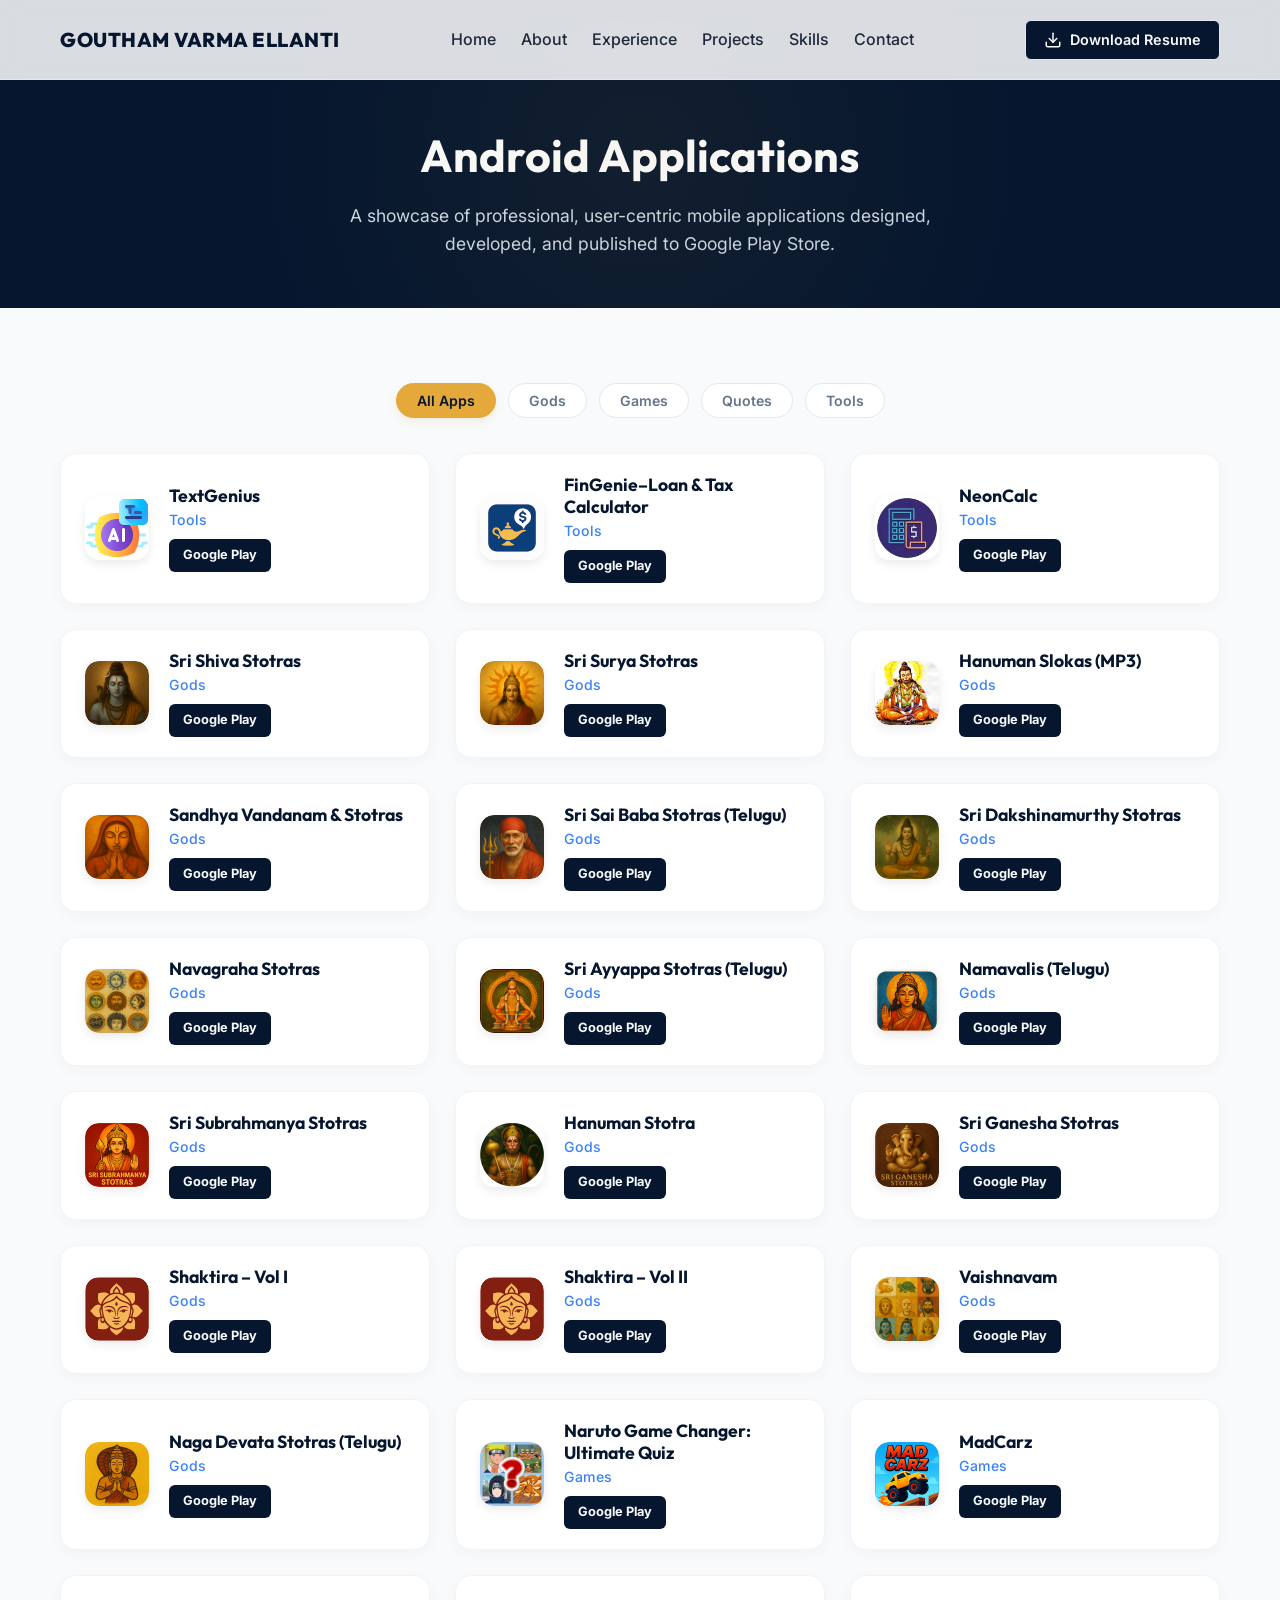
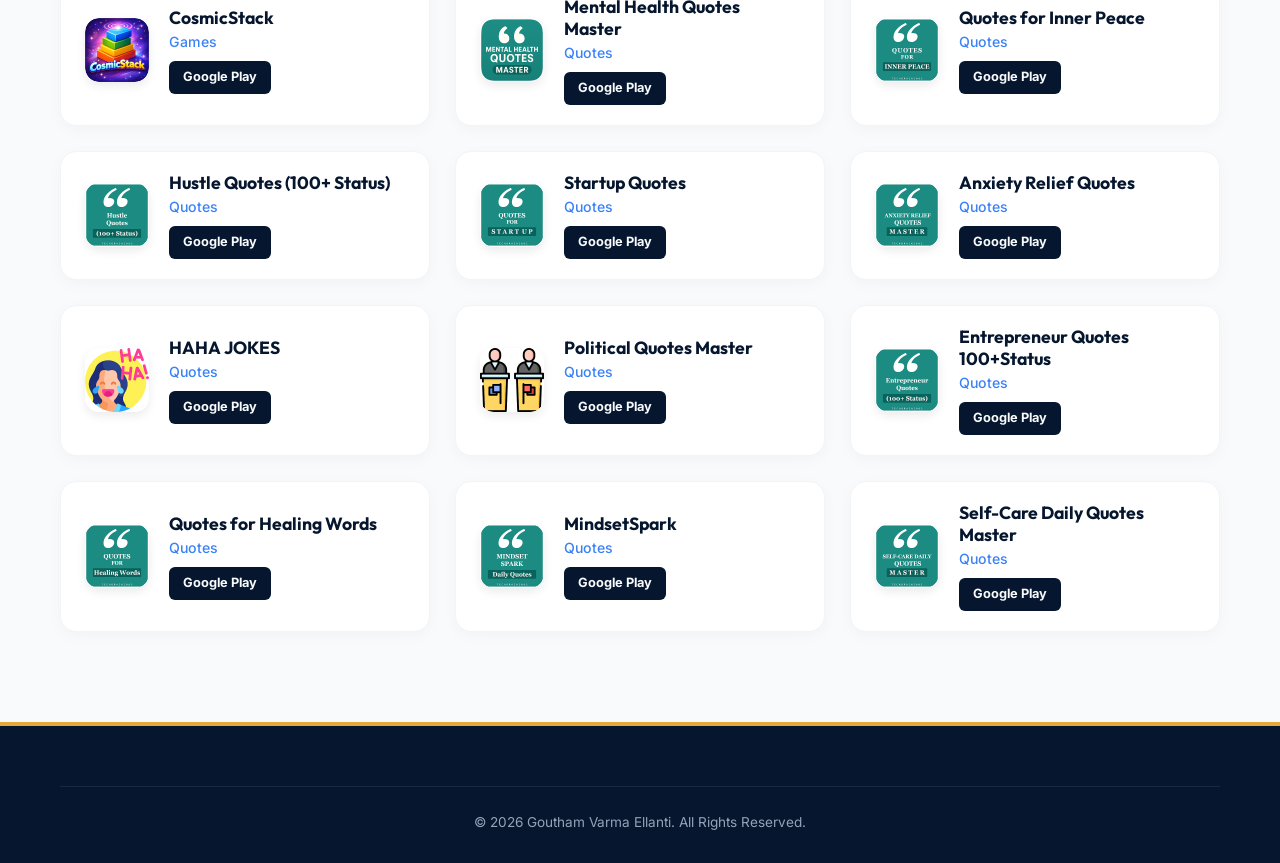
<file: apps.html>
<!DOCTYPE html>
<html lang="en">

<head>
    <meta charset="UTF-8">
    <meta name="viewport" content="width=device-width, initial-scale=1.0">
    <title>Android Applications | Goutham Varma Ellanti</title>
    <meta name="description" content="Explore Android applications published and developed by Goutham Varma Ellanti.">

    <!-- Google Fonts -->
    <link rel="preconnect" href="https://fonts.googleapis.com">
    <link rel="preconnect" href="https://fonts.gstatic.com" crossorigin>
    <link
        href="https://fonts.googleapis.com/css2?family=Inter:wght@300;400;500;600;700&family=Outfit:wght@400;500;600;700;800&display=swap"
        rel="stylesheet">

    <!-- Favicon -->
    <link rel="icon" type="image/svg+xml" href="assets/favicon.svg">

    <!-- Local Stylesheet -->
    <link rel="stylesheet" href="style.css">
</head>

<body>

    <!-- Header Navigation -->
    <header class="main-header">
        <div class="header-container">
            <a href="index.html" class="logo-text">GOUTHAM VARMA ELLANTI</a>

            <!-- Mobile Menu Toggle -->
            <button class="mobile-nav-toggle" id="mobileNavToggle" aria-label="Toggle navigation"
                aria-controls="primaryNavigation">
                <span class="hamburger-bar"></span>
                <span class="hamburger-bar"></span>
                <span class="hamburger-bar"></span>
            </button>

            <nav class="nav-links" id="primaryNavigation">
                <ul>
                    <li><a href="index.html#hero" class="nav-link">Home</a></li>
                    <li><a href="index.html#about-experience" class="nav-link">About</a></li>
                    <li><a href="index.html#about-experience" class="nav-link">Experience</a></li>
                    <li><a href="index.html#projects" class="nav-link">Projects</a></li>
                    <li><a href="index.html#skills" class="nav-link">Skills</a></li>
                    <li><a href="index.html#contact" class="nav-link">Contact</a></li>
                </ul>
            </nav>

            <button class="btn-download-resume" id="downloadResumeBtn">
                <svg width="18" height="18" viewBox="0 0 24 24" fill="none" stroke="currentColor" stroke-width="2"
                    stroke-linecap="round" stroke-linejoin="round">
                    <path d="M21 15v4a2 2 0 0 1-2 2H5a2 2 0 0 1-2-2v-4" />
                    <polyline points="7 10 12 15 17 10" />
                    <line x1="12" y1="15" x2="12" y2="3" />
                </svg>
                Download Resume
            </button>
        </div>
    </header>

    <!-- Apps Page Hero Section -->
    <section class="apps-page-hero">
        <h1>Android Applications</h1>
        <p>A showcase of professional, user-centric mobile applications designed, developed, and published to Google
            Play Store.</p>
    </section>

    <!-- Main Content Container -->
    <main class="main-content">

        <!-- Category Filters -->
        <div class="apps-filter-container">
            <button class="filter-btn active" data-filter="all">All Apps</button>

            <button class="filter-btn" data-filter="gods">Gods</button>
            <button class="filter-btn" data-filter="games">Games</button>
            <button class="filter-btn" data-filter="quotes">Quotes</button>
            <button class="filter-btn" data-filter="tools">Tools</button>
        </div>

        <!-- Apps Grid -->
        <div class="play-apps-grid" id="appsGrid">

            <!-- TOOLS APPS (2) -->

            <div class="play-card" data-category="tools">
                <div class="play-app-icon-wrapper"><img src="assets/text.webp" alt="TextGenius"></div>
                <div class="play-app-details">
                    <h3>TextGenius</h3>
                    <p class="play-app-category">Tools</p>
                    <a href="https://play.google.com/store/apps/details?id=text.geniusai" target="_blank" rel="noopener noreferrer" class="play-btn">Google Play</a>
                </div>
            </div>


            <div class="play-card" data-category="tools">
                <div class="play-app-icon-wrapper"><img src="assets/fin.webp" alt="FinGenie Loan & Tax Calculator">
                </div>
                <div class="play-app-details">
                    <h3>FinGenie–Loan & Tax Calculator</h3>
                    <p class="play-app-category">Tools</p>
                    <a href="https://play.google.com/store/apps/details?id=com.techbrainz002.fingenie" target="_blank" rel="noopener noreferrer" class="play-btn">Google Play</a>

                </div>
            </div>

            <div class="play-card" data-category="tools">
                <div class="play-app-icon-wrapper"><img src="assets/calc.webp" alt="NeonCalc"></div>
                <div class="play-app-details">
                    <h3>NeonCalc</h3>
                    <p class="play-app-category">Tools</p>
                    <a href="https://play.google.com/store/apps/details?id=neoncalc.abtn" target="_blank" rel="noopener noreferrer" class="play-btn">Google Play</a>
                </div>
            </div>


            <!-- GODS APPS (16) -->
            <div class="play-card" data-category="gods">
                <div class="play-app-icon-wrapper"><img src="assets/shiva.webp" alt="Sri Shiva Stotras"></div>
                <div class="play-app-details">
                    <h3>Sri Shiva Stotras</h3>
                    <p class="play-app-category">Gods</p><a
                        href="https://play.google.com/store/apps/details?id=com.techbrainz002.shiva" target="_blank" rel="noopener noreferrer" class="play-btn">Google Play</a>
                </div>
            </div>

            <div class="play-card" data-category="gods">
                <div class="play-app-icon-wrapper">
                    <img src="assets/surya.webp" alt="Sri Surya Stotras">
                </div>
                <div class="play-app-details">
                    <h3>Sri Surya Stotras</h3>
                    <p class="play-app-category">Gods</p><a
                        href="https://play.google.com/store/apps/details?id=com.techbrainz002.surya&hl=en"
                        target="_blank" rel="noopener noreferrer" class="play-btn">Google Play</a>
                </div>
            </div>

            <div class="play-card" data-category="gods">
                <div class="play-app-icon-wrapper">
                    <img src="assets/hanu.webp" alt="Hanuman Slokas MP3">
                </div>
                <div class="play-app-details">
                    <h3>Hanuman Slokas (MP3)</h3>
                    <p class="play-app-category">Gods</p><a
                        href="https://play.google.com/store/apps/details?id=com.hanuman.techbrainz" target="_blank" rel="noopener noreferrer" class="play-btn">Google Play</a>
                </div>
            </div>

            <div class="play-card" data-category="gods">
                <div class="play-app-icon-wrapper">
                    <img src="assets/sandhya.webp" alt="Sandhya Vandanam">
                </div>
                <div class="play-app-details">
                    <h3>Sandhya Vandanam & Stotras</h3>
                    <p class="play-app-category">Gods</p><a
                        href="https://play.google.com/store/apps/details?id=com.techbrainz002.sandhya" target="_blank" rel="noopener noreferrer" class="play-btn">Google Play</a>
                </div>
            </div>

            <div class="play-card" data-category="gods">
                <div class="play-app-icon-wrapper">
                    <img src="assets/baba.webp" alt="Sri Sai Baba Stotras">
                </div>
                <div class="play-app-details">
                    <h3>Sri Sai Baba Stotras (Telugu)</h3>
                    <p class="play-app-category">Gods</p><a
                        href="https://play.google.com/store/apps/details?id=sri.saibabastotras" target="_blank" rel="noopener noreferrer" class="play-btn">Google Play</a>
                </div>
            </div>

            <div class="play-card" data-category="gods">
                <div class="play-app-icon-wrapper">
                    <img src="assets/dakshina.webp" alt="Sri Dakshinamurthy Stotras">
                </div>
                <div class="play-app-details">
                    <h3>Sri Dakshinamurthy Stotras</h3>
                    <p class="play-app-category">Gods</p><a
                        href="https://play.google.com/store/apps/details?id=com.techbrainz002.dakshinamurthy"
                        target="_blank" rel="noopener noreferrer" class="play-btn">Google Play</a>
                </div>
            </div>

            <div class="play-card" data-category="gods">
                <div class="play-app-icon-wrapper">
                    <img src="assets/navagraha.webp" alt="Navagraha Stotras">
                </div>
                <div class="play-app-details">
                    <h3>Navagraha Stotras</h3>
                    <p class="play-app-category">Gods</p><a
                        href="https://play.google.com/store/apps/details?id=com.techbrainz002.navagraha" target="_blank" rel="noopener noreferrer" class="play-btn">Google Play</a>
                </div>
            </div>

            <div class="play-card" data-category="gods">
                <div class="play-app-icon-wrapper">
                    <img src="assets/ayyappa.webp" alt="Sri Ayyappa Stotras">
                </div>
                <div class="play-app-details">
                    <h3>Sri Ayyappa Stotras (Telugu)</h3>
                    <p class="play-app-category">Gods</p><a
                        href="https://play.google.com/store/apps/details?id=com.techbrainz002.ayyappa" target="_blank" rel="noopener noreferrer" class="play-btn">Google Play</a>
                </div>
            </div>

            <div class="play-card" data-category="gods">
                <div class="play-app-icon-wrapper">
                    <img src="assets/nama.webp" alt="Namavalis Telugu">
                </div>
                <div class="play-app-details">
                    <h3>Namavalis (Telugu)</h3>
                    <p class="play-app-category">Gods</p><a
                        href="https://play.google.com/store/apps/details?id=com.techbrainz002.namavali" target="_blank" rel="noopener noreferrer" class="play-btn">Google Play</a>
                </div>
            </div>

            <div class="play-card" data-category="gods">
                <div class="play-app-icon-wrapper">
                    <img src="assets/subra.webp" alt="Sri Subrahmanya Stotras">
                </div>
                <div class="play-app-details">
                    <h3>Sri Subrahmanya Stotras</h3>
                    <p class="play-app-category">Gods</p><a
                        href="https://play.google.com/store/apps/details?id=com.techbrainz002.subrahmanya"
                        target="_blank" rel="noopener noreferrer" class="play-btn">Google Play</a>
                </div>
            </div>

            <div class="play-card" data-category="gods">
                <div class="play-app-icon-wrapper">
                    <img src="assets/hanuma.webp" alt="Hanuman Stotra">
                </div>
                <div class="play-app-details">
                    <h3>Hanuman Stotra</h3>
                    <p class="play-app-category">Gods</p><a
                        href="https://play.google.com/store/apps/details?id=hanuman.stotra" target="_blank" rel="noopener noreferrer" class="play-btn">Google Play</a>
                </div>
            </div>

            <div class="play-card" data-category="gods">
                <div class="play-app-icon-wrapper">
                    <img src="assets/ganesha.webp" alt="Sri Ganesha Stotras">
                </div>
                <div class="play-app-details">
                    <h3>Sri Ganesha Stotras</h3>
                    <p class="play-app-category">Gods</p><a
                        href="https://play.google.com/store/apps/details?id=com.techbrainz002.ganesha" target="_blank" rel="noopener noreferrer" class="play-btn">Google Play</a>
                </div>
            </div>

            <div class="play-card" data-category="gods">
                <div class="play-app-icon-wrapper">
                    <img src="assets/shak1.webp" alt="Shaktira Volume 1">
                </div>
                <div class="play-app-details">
                    <h3>Shaktira – Vol I</h3>
                    <p class="play-app-category">Gods</p><a
                        href="https://play.google.com/store/apps/details?id=com.techbrainz002.shaktira1" target="_blank" rel="noopener noreferrer" class="play-btn">Google Play</a>
                </div>
            </div>

            <div class="play-card" data-category="gods">
                <div class="play-app-icon-wrapper">
                    <img src="assets/shak2.webp" alt="Shaktira Volume 1">
                </div>
                <div class="play-app-details">
                    <h3>Shaktira – Vol II</h3>
                    <p class="play-app-category">Gods</p><a
                        href="https://play.google.com/store/apps/details?id=com.techbrainz002.shaktira2" target="_blank" rel="noopener noreferrer" class="play-btn">Google Play</a>
                </div>
            </div>

            <div class="play-card" data-category="gods">
                <div class="play-app-icon-wrapper">
                    <img src="assets/vaish.webp" alt="Vaishnavam">
                </div>
                <div class="play-app-details">
                    <h3>Vaishnavam</h3>
                    <p class="play-app-category">Gods</p><a
                        href="https://play.google.com/store/apps/details?id=com.techbrainz002.vaishnavam"
                        target="_blank" rel="noopener noreferrer" class="play-btn">Google Play</a>
                </div>
            </div>

            <div class="play-card" data-category="gods">
                <div class="play-app-icon-wrapper">
                    <img src="assets/naga.webp" alt="Naga Devata Stotras">
                </div>
                <div class="play-app-details">
                    <h3>Naga Devata Stotras (Telugu)</h3>
                    <p class="play-app-category">Gods</p><a
                        href="https://play.google.com/store/apps/details?id=com.techbrainz002.nagadevata"
                        target="_blank" rel="noopener noreferrer" class="play-btn">Google Play</a>
                </div>
            </div>


            <!-- GAMES (3) -->
            <div class="play-card" data-category="games">
                <div class="play-app-icon-wrapper"><img src="assets/naruto.png" alt="MadCarz"></div>
                <div class="play-app-details">
                    <h3>Naruto Game Changer: Ultimate Quiz</h3>
                    <p class="play-app-category">Games</p>
                    <a href="https://www.amazon.in/Naruto-Game-Changer-Ultimate-Quiz/dp/B0D1R9HR1V/ref=sr_1_4?dib=eyJ2IjoiMSJ9.42rUz5_dPr_OhmcQPTAfsob8H5QGwfV0XWmMv0C6en3YH4R0MdfWAZwN_mo2wXme.XdG1fkLhq8nDauV5PPRgKj_Iqs-jHE5x8mE-RCXsKNg&dib_tag=se&qid=1754814288&refinements=p_4%3AGoutham+Varma+E&s=mobile-apps&search-type=ss&sr=1-4"
                        target="_blank" rel="noopener noreferrer" class="play-btn">Google Play</a>
                </div>
            </div>

            <div class="play-card" data-category="games">
                <div class="play-app-icon-wrapper"><img src="assets/mad.webp" alt="MadCarz"></div>
                <div class="play-app-details">
                    <h3>MadCarz</h3>
                    <p class="play-app-category">Games</p>
                    <a href="https://play.google.com/store/apps/details?id=com.techbrainz002.madcarz" target="_blank" rel="noopener noreferrer" class="play-btn">Google Play</a>
                </div>
            </div>

            <div class="play-card" data-category="games">
                <div class="play-app-icon-wrapper"><img src="assets/cosmic.webp" alt="MadCarz"></div>
                <div class="play-app-details">
                    <h3>CosmicStack</h3>
                    <p class="play-app-category">Games</p>
                    <a href="https://play.google.com/store/apps/details?id=com.techbrainz.cosmicstack" target="_blank" rel="noopener noreferrer" class="play-btn">Google Play</a>
                </div>
            </div>


            <!-- QUOTES APPS (11) -->
            <div class="play-card" data-category="quotes">
                <div class="play-app-icon-wrapper">
                    <img src="assets/mental.webp" alt="Mental Health Quotes Master">
                </div>
                <div class="play-app-details">
                    <h3>Mental Health Quotes Master</h3>
                    <p class="play-app-category">Quotes</p><a
                        href="https://play.google.com/store/apps/details?id=com.techbrainz002.mentalhealthquotes"
                        target="_blank" rel="noopener noreferrer" class="play-btn">Google Play</a>
                </div>
            </div>

            <div class="play-card" data-category="quotes">
                <div class="play-app-icon-wrapper">
                    <img src="assets/inner.webp" alt="Quotes for Inner Peace">
                </div>
                <div class="play-app-details">
                    <h3>Quotes for Inner Peace</h3>
                    <p class="play-app-category">Quotes</p><a
                        href="https://play.google.com/store/apps/details?id=com.techbrainz002.innerpeace"
                        target="_blank" rel="noopener noreferrer" class="play-btn">Google Play</a>
                </div>
            </div>

            <div class="play-card" data-category="quotes">
                <div class="play-app-icon-wrapper">
                    <img src="assets/hustle.webp" alt="Hustle Quotes">
                </div>
                <div class="play-app-details">
                    <h3>Hustle Quotes (100+ Status)</h3>
                    <p class="play-app-category">Quotes</p><a
                        href="https://play.google.com/store/apps/details?id=com.techbrainz002.hustle" target="_blank" rel="noopener noreferrer" class="play-btn">Google Play</a>
                </div>
            </div>

            <div class="play-card" data-category="quotes">
                <div class="play-app-icon-wrapper">
                    <img src="assets/start.webp" alt="Startup Quotes">
                </div>
                <div class="play-app-details">
                    <h3>Startup Quotes</h3>
                    <p class="play-app-category">Quotes</p><a
                        href="https://play.google.com/store/apps/details?id=com.techbrainz002.startup" target="_blank" rel="noopener noreferrer" class="play-btn">Google Play</a>
                </div>
            </div>

            <div class="play-card" data-category="quotes">
                <div class="play-app-icon-wrapper">
                    <img src="assets/anxiety.webp" alt="Anxiety Relief Quotes">
                </div>
                <div class="play-app-details">
                    <h3>Anxiety Relief Quotes</h3>
                    <p class="play-app-category">Quotes</p><a
                        href="https://play.google.com/store/apps/details?id=com.techbrainz002.anxietyreliefquotes"
                        target="_blank" rel="noopener noreferrer" class="play-btn">Google Play</a>
                </div>
            </div>

            <div class="play-card" data-category="quotes">
                <div class="play-app-icon-wrapper">
                    <img src="assets/haha.webp" alt="HAHA JOKES">
                </div>
                <div class="play-app-details">
                    <h3>HAHA JOKES</h3>
                    <p class="play-app-category">Quotes</p><a
                        href="https://play.google.com/store/apps/details?id=haha.app" target="_blank" rel="noopener noreferrer" class="play-btn">Google Play</a>
                </div>
            </div>

            <div class="play-card" data-category="quotes">
                <div class="play-app-icon-wrapper">
                    <img src="assets/political.webp" alt="Political Quotes Master">
                </div>
                <div class="play-app-details">
                    <h3>Political Quotes Master</h3>
                    <p class="play-app-category">Quotes</p><a
                        href="https://play.google.com/store/apps/details?id=political.quotesmaster" target="_blank" rel="noopener noreferrer" class="play-btn">Google Play</a>
                </div>
            </div>

            <div class="play-card" data-category="quotes">
                <div class="play-app-icon-wrapper">
                    <img src="assets/entre.webp" alt="Entrepreneur Quotes">
                </div>
                <div class="play-app-details">
                    <h3>Entrepreneur Quotes 100+Status</h3>
                    <p class="play-app-category">Quotes</p><a
                        href="https://play.google.com/store/apps/details?id=com.techbrainz002.entrepreneur&hl=en_IN"
                        target="_blank" rel="noopener noreferrer" class="play-btn">Google Play</a>
                </div>
            </div>

            <div class="play-card" data-category="quotes">
                <div class="play-app-icon-wrapper">
                    <img src="assets/healing.webp" alt="Quotes for Healing Words">
                </div>
                <div class="play-app-details">
                    <h3>Quotes for Healing Words</h3>
                    <p class="play-app-category">Quotes</p><a
                        href="https://play.google.com/store/apps/details?id=com.techbrainz002.healingwords"
                        target="_blank" rel="noopener noreferrer" class="play-btn">Google Play</a>
                </div>
            </div>

            <div class="play-card" data-category="quotes">
                <div class="play-app-icon-wrapper">
                    <img src="assets/mind.webp" alt="MindsetSpark">
                </div>
                <div class="play-app-details">
                    <h3>MindsetSpark</h3>
                    <p class="play-app-category">Quotes</p><a
                        href="https://play.google.com/store/apps/details?id=com.techbrainz002.mindsetspark"
                        target="_blank" rel="noopener noreferrer" class="play-btn">Google Play</a>
                </div>
            </div>

            <div class="play-card" data-category="quotes">
                <div class="play-app-icon-wrapper">
                    <img src="assets/self.webp" alt="Self-Care Daily Quotes Master">
                </div>
                <div class="play-app-details">
                    <h3>Self-Care Daily Quotes Master</h3>
                    <p class="play-app-category">Quotes</p><a
                        href="https://play.google.com/store/apps/details?id=com.techbrainz002.selfcare" target="_blank" rel="noopener noreferrer" class="play-btn">Google Play</a>
                </div>
            </div>



        </div>
    </main>

    <!-- Footer Area -->
    <footer class="main-footer">
        <div class="footer-container">
            <div class="footer-copyright">
                <p>&copy; 2026 Goutham Varma Ellanti. All Rights Reserved.</p>
            </div>
        </div>
    </footer>

    <!-- Details Modal (reused from main landing logic) -->
    <div class="modal-overlay" id="detailsModal">
        <div class="modal-card detail-modal-card">
            <button class="modal-close-btn" id="closeDetailsModal" aria-label="Close modal">&times;</button>
            <div id="detailsModalContent">
                <!-- Injected dynamically via JS -->
            </div>
        </div>
    </div>

    <!-- Scripts -->
    <script src="script.js"></script>
    <script>
        // Custom Category Filtering Logic
        document.addEventListener('DOMContentLoaded', () => {
            const filterButtons = document.querySelectorAll('.filter-btn');
            const playCards = document.querySelectorAll('.play-card');
            const grid = document.getElementById('appsGrid');

            // Create a "No apps found" placeholder message if missing
            const emptyStateMsg = document.createElement('div');
            emptyStateMsg.className = 'no-apps-message';
            emptyStateMsg.textContent = 'No applications found under this category.';
            emptyStateMsg.style.display = 'none';
            grid.appendChild(emptyStateMsg);

            filterButtons.forEach(btn => {
                btn.addEventListener('click', () => {
                    // Reset active class
                    filterButtons.forEach(b => b.classList.remove('active'));
                    btn.classList.add('active');

                    const filterValue = btn.getAttribute('data-filter');
                    let visibleCount = 0;

                    playCards.forEach(card => {
                        card.classList.remove('filtering'); // Reset animations
                        const cardCategory = card.getAttribute('data-category');

                        if (filterValue === 'all' || cardCategory === filterValue) {
                            card.style.display = 'flex';
                            visibleCount++;
                            // Force reflow to restart CSS animation
                            void card.offsetWidth;
                            card.classList.add('filtering');
                        } else {
                            card.style.display = 'none';
                        }
                    });

                    // Manage empty placeholder visibility
                    if (visibleCount === 0) {
                        emptyStateMsg.style.display = 'block';
                        emptyStateMsg.classList.add('filtering');
                    } else {
                        emptyStateMsg.style.display = 'none';
                    }
                });
            });
        });
    </script>
</body>

</html>
</file>
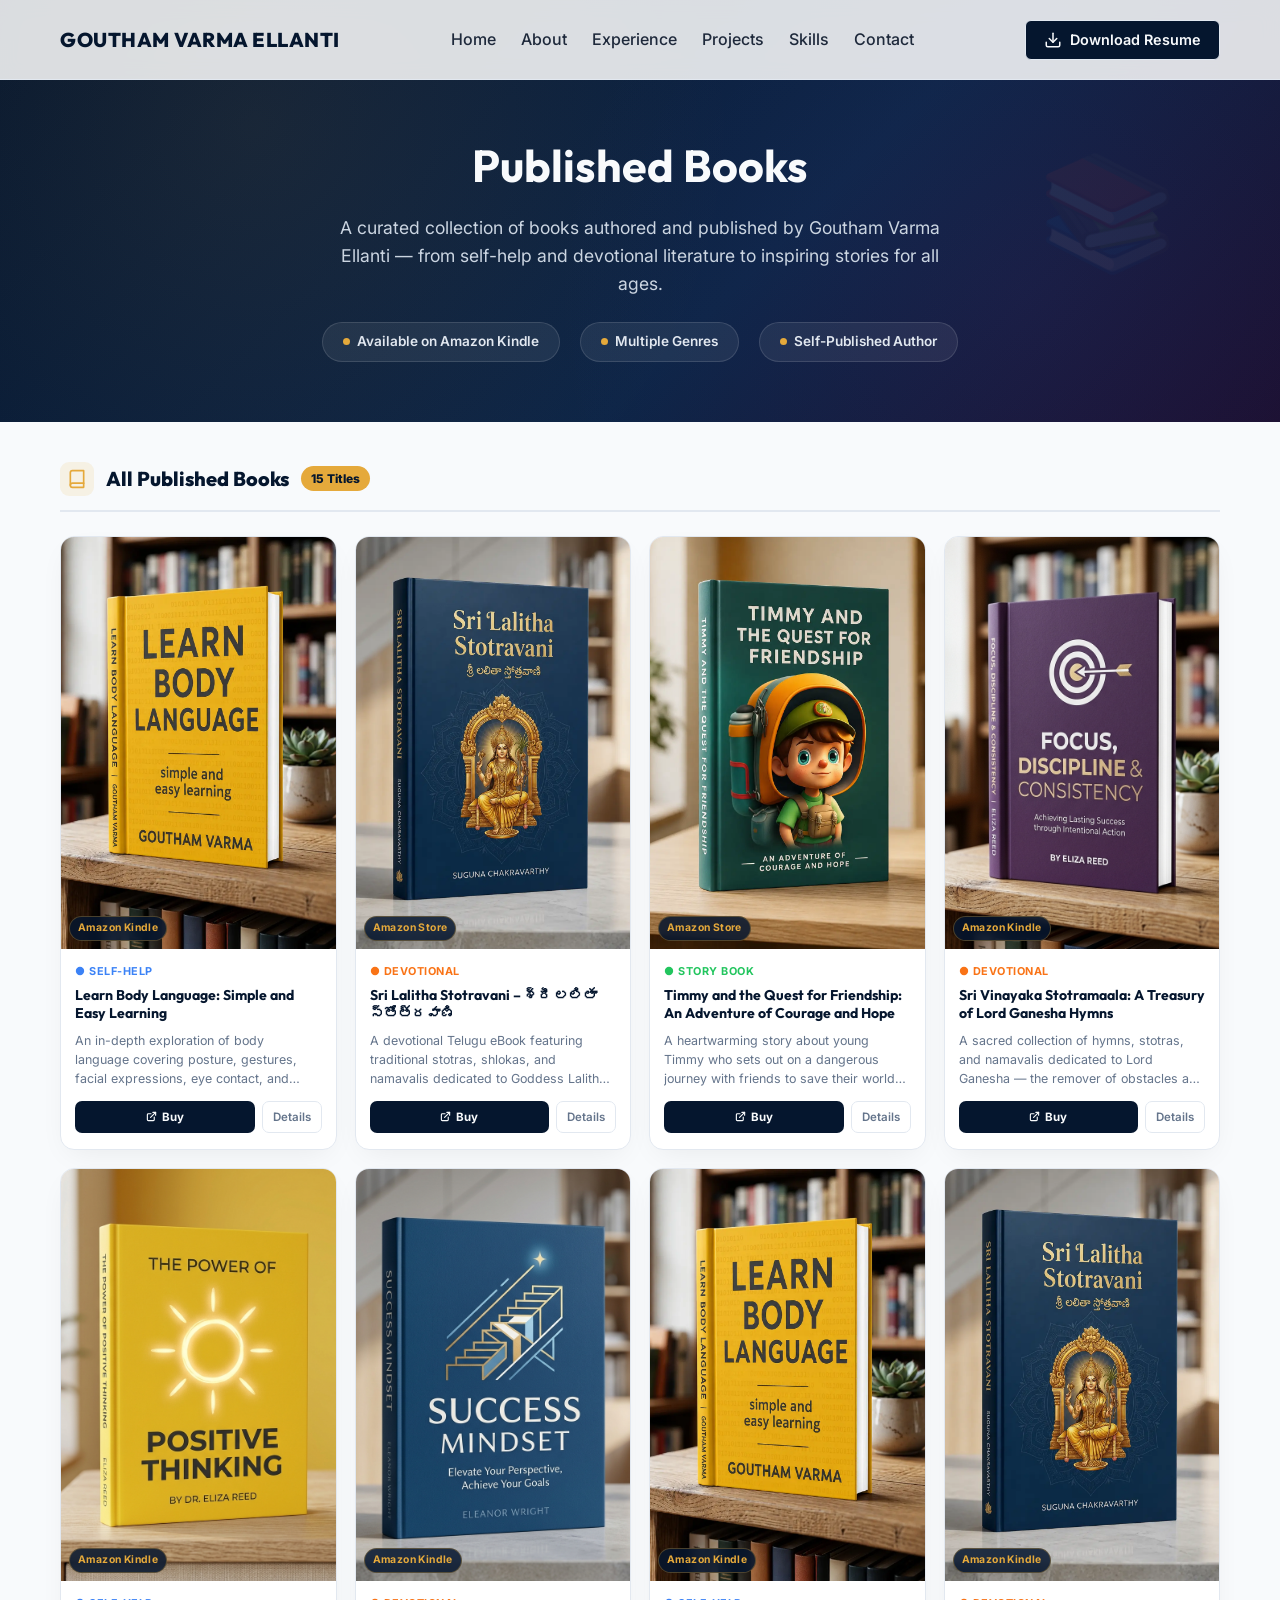
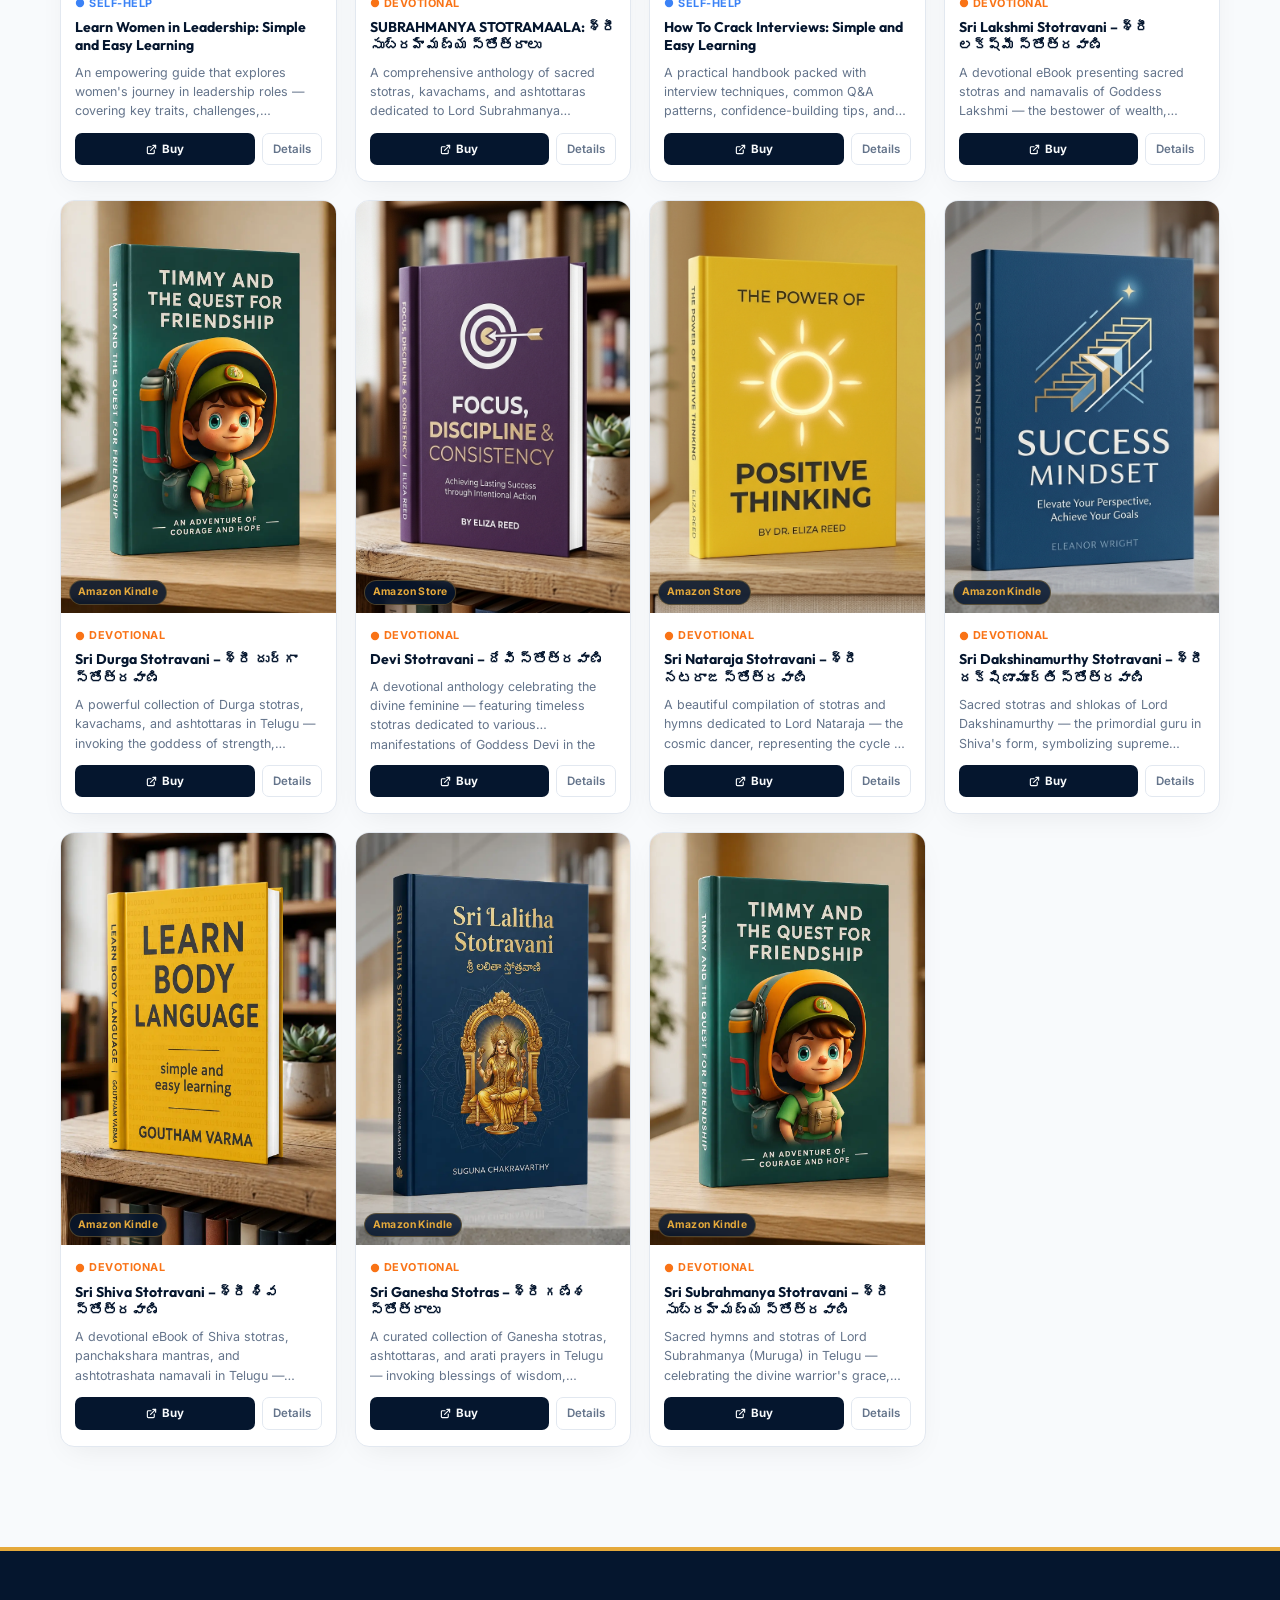
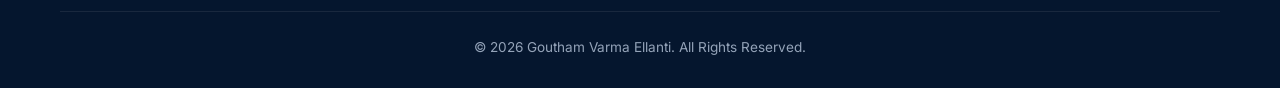
<file: books.html>
<!DOCTYPE html>
<html lang="en">

<head>
    <meta charset="UTF-8">
    <meta name="viewport" content="width=device-width, initial-scale=1.0">
    <title>Published Books | Goutham Varma Ellanti</title>
    <meta name="description"
        content="Explore books published by Goutham Varma Ellanti — spanning self-help, devotional literature, and inspiring storytelling, available on Amazon Kindle and more.">

    <!-- Google Fonts -->
    <link rel="preconnect" href="https://fonts.googleapis.com">
    <link rel="preconnect" href="https://fonts.gstatic.com" crossorigin>
    <link
        href="https://fonts.googleapis.com/css2?family=Inter:wght@300;400;500;600;700&family=Outfit:wght@400;500;600;700;800&display=swap"
        rel="stylesheet">

    <!-- Favicon -->
    <link rel="icon" type="image/svg+xml" href="assets/favicon.svg">

    <!-- Local Stylesheet -->
    <link rel="stylesheet" href="style.css">

    <style>
        /* ============================================================
           BOOKS PAGE — LOCAL OVERRIDES & UNIQUE STYLES
           ============================================================ */

        /* Hero — warm amber/gold gradient to differentiate from apps page */
        .books-page-hero {
            background: linear-gradient(135deg, var(--primary-navy) 0%, #0d2547 60%, #1a1030 100%);
            padding-top: calc(var(--header-height) + 50px);
            padding-bottom: 60px;
            color: var(--text-light);
            text-align: center;
            position: relative;
            overflow: hidden;
        }

        .books-page-hero::before {
            content: '';
            position: absolute;
            top: 0;
            left: 0;
            width: 100%;
            height: 100%;
            background-image:
                radial-gradient(circle at 20% 30%, rgba(229, 169, 59, 0.08) 0%, transparent 45%),
                radial-gradient(circle at 80% 70%, rgba(168, 85, 247, 0.05) 0%, transparent 45%);
            pointer-events: none;
        }

        /* Floating decorative book icon */
        .books-page-hero::after {
            content: '📚';
            position: absolute;
            right: 8%;
            top: 50%;
            transform: translateY(-50%);
            font-size: 7rem;
            opacity: 0.06;
            pointer-events: none;
            user-select: none;
        }

        .books-page-hero h1 {
            color: var(--text-light);
            font-size: 2.8rem;
            margin-bottom: 12px;
            position: relative;
            z-index: 1;
        }

        .books-page-hero p {
            color: #cbd5e1;
            font-size: 1.1rem;
            max-width: 620px;
            margin: 0 auto 24px;
            position: relative;
            z-index: 1;
        }

        /* Stat badges below hero description */
        .hero-stats {
            display: flex;
            justify-content: center;
            gap: 20px;
            flex-wrap: wrap;
            position: relative;
            z-index: 1;
        }

        .hero-stat-badge {
            background-color: rgba(255, 255, 255, 0.07);
            border: 1px solid rgba(255, 255, 255, 0.12);
            padding: 8px 20px;
            border-radius: 50px;
            font-size: 0.85rem;
            font-weight: 600;
            color: #e2e8f0;
            display: flex;
            align-items: center;
            gap: 7px;
            transition: var(--transition-fast);
        }

        .hero-stat-badge:hover {
            background-color: rgba(229, 169, 59, 0.12);
            border-color: rgba(229, 169, 59, 0.4);
            color: var(--accent-gold);
        }

        .badge-dot {
            width: 7px;
            height: 7px;
            border-radius: 50%;
            background-color: var(--accent-gold);
            flex-shrink: 0;
        }

        /* ============================================================
           BOOKS GRID — 5 columns on large screens
           ============================================================ */
        .books-grid {
            display: grid;
            grid-template-columns: repeat(5, 1fr);
            gap: 18px;
            margin-bottom: 60px;
        }

        /* ============================================================
           BOOK CARD — compact design to fit 4-5 per row
           ============================================================ */
        .book-card {
            background-color: var(--bg-card);
            border-radius: 14px;
            border: 1px solid var(--border-color);
            box-shadow: var(--card-shadow);
            overflow: hidden;
            display: flex;
            flex-direction: column;
            transition: var(--transition-normal);
            position: relative;
        }

        .book-card:hover {
            transform: translateY(-5px);
            border-color: rgba(229, 169, 59, 0.35);
            box-shadow: var(--hover-shadow);
        }

        /* Shimmer accent on top edge */
        .book-card::before {
            content: '';
            position: absolute;
            top: 0;
            left: 0;
            width: 100%;
            height: 3px;
            background: linear-gradient(90deg, var(--accent-gold), #cb9229, var(--accent-gold));
            background-size: 200% 100%;
            opacity: 0;
            transition: opacity 0.3s ease;
            z-index: 1;
        }

        .book-card:hover::before {
            opacity: 1;
        }

        /* Cover Image Area — tighter ratio for compact layout */
        .book-cover-area {
            position: relative;
            width: 100%;
            aspect-ratio: 2 / 3;
            overflow: hidden;
            background: linear-gradient(135deg, #f1f5f9, #e2e8f0);
            display: flex;
            align-items: center;
            justify-content: center;
        }

        [data-theme="dark"] .book-cover-area {
            background: linear-gradient(135deg, #0d1f36, #0a1424);
        }

        .book-cover-img {
            width: 100%;
            height: 100%;
            object-fit: cover;
            transition: transform 0.4s ease;
        }

        .book-card:hover .book-cover-img {
            transform: scale(1.05);
        }

        /* Publisher badge overlay */
        .book-publisher-badge {
            position: absolute;
            bottom: 8px;
            left: 8px;
            background-color: rgba(5, 22, 46, 0.85);
            color: var(--accent-gold);
            font-size: 0.65rem;
            font-weight: 700;
            padding: 3px 8px;
            border-radius: 20px;
            letter-spacing: 0.4px;
            backdrop-filter: blur(4px);
            -webkit-backdrop-filter: blur(4px);
            border: 1px solid rgba(229, 169, 59, 0.3);
            z-index: 2;
        }

        /* Card Body — tighter padding for compact cards */
        .book-card-body {
            padding: 14px 14px 16px;
            display: flex;
            flex-direction: column;
            flex-grow: 1;
        }

        .book-genre-tag {
            display: inline-flex;
            align-items: center;
            gap: 4px;
            font-size: 0.68rem;
            font-weight: 700;
            letter-spacing: 0.5px;
            text-transform: uppercase;
            color: var(--color-purple);
            margin-bottom: 6px;
        }

        .book-genre-tag.genre-selfhelp {
            color: var(--color-blue);
        }

        .book-genre-tag.genre-devotional {
            color: #f97316;
        }

        .book-genre-tag.genre-story {
            color: var(--color-green);
        }

        .book-genre-tag.genre-fiction {
            color: var(--color-purple);
        }

        .book-card-title {
            font-size: 0.88rem;
            font-weight: 700;
            color: var(--text-title);
            line-height: 1.3;
            margin-bottom: 8px;
            display: -webkit-box;
            -webkit-line-clamp: 3;
            -webkit-box-orient: vertical;
            overflow: hidden;
        }

        .book-card-desc {
            font-size: 0.78rem;
            color: var(--text-muted-theme);
            line-height: 1.55;
            flex-grow: 1;
            margin-bottom: 12px;
            display: -webkit-box;
            -webkit-line-clamp: 3;
            -webkit-box-orient: vertical;
            overflow: hidden;
        }

        /* Action buttons row */
        .book-card-actions {
            display: flex;
            gap: 7px;
            margin-top: auto;
        }

        .btn-book-buy {
            flex: 1;
            background-color: var(--primary-navy);
            color: var(--text-light);
            border: none;
            border-radius: 7px;
            padding: 7px 10px;
            font-size: 0.72rem;
            font-weight: 700;
            cursor: pointer;
            text-align: center;
            transition: var(--transition-fast);
            display: flex;
            align-items: center;
            justify-content: center;
            gap: 5px;
            white-space: nowrap;
        }

        .btn-book-buy:hover {
            background-color: var(--accent-gold);
            color: var(--primary-navy);
        }

        .btn-book-details {
            background-color: transparent;
            border: 1px solid var(--border-color);
            color: var(--text-muted-theme);
            border-radius: 7px;
            padding: 7px 10px;
            font-size: 0.72rem;
            font-weight: 600;
            cursor: pointer;
            transition: var(--transition-fast);
            white-space: nowrap;
        }

        .btn-book-details:hover {
            border-color: var(--accent-gold);
            color: var(--accent-gold);
        }

        /* Animation: fade-in on load */
        @keyframes bookFadeIn {
            from {
                opacity: 0;
                transform: translateY(14px);
            }
            to {
                opacity: 1;
                transform: translateY(0);
            }
        }

        .book-card:nth-child(1)  { animation: bookFadeIn 0.45s 0.04s ease both; }
        .book-card:nth-child(2)  { animation: bookFadeIn 0.45s 0.08s ease both; }
        .book-card:nth-child(3)  { animation: bookFadeIn 0.45s 0.12s ease both; }
        .book-card:nth-child(4)  { animation: bookFadeIn 0.45s 0.16s ease both; }
        .book-card:nth-child(5)  { animation: bookFadeIn 0.45s 0.20s ease both; }
        .book-card:nth-child(6)  { animation: bookFadeIn 0.45s 0.24s ease both; }
        .book-card:nth-child(7)  { animation: bookFadeIn 0.45s 0.28s ease both; }
        .book-card:nth-child(8)  { animation: bookFadeIn 0.45s 0.32s ease both; }
        .book-card:nth-child(9)  { animation: bookFadeIn 0.45s 0.36s ease both; }
        .book-card:nth-child(10) { animation: bookFadeIn 0.45s 0.40s ease both; }
        .book-card:nth-child(11) { animation: bookFadeIn 0.45s 0.44s ease both; }
        .book-card:nth-child(12) { animation: bookFadeIn 0.45s 0.48s ease both; }
        .book-card:nth-child(13) { animation: bookFadeIn 0.45s 0.52s ease both; }
        .book-card:nth-child(14) { animation: bookFadeIn 0.45s 0.56s ease both; }
        .book-card:nth-child(15) { animation: bookFadeIn 0.45s 0.60s ease both; }

        /* ============================================================
           SECTION INTRO ROW
           ============================================================ */
        .books-section-intro {
            display: flex;
            justify-content: space-between;
            align-items: center;
            margin-bottom: 24px;
            padding-bottom: 14px;
            border-bottom: 2px solid var(--border-color);
        }

        .books-section-label {
            display: flex;
            align-items: center;
            gap: 12px;
        }

        .books-section-label h2 {
            font-size: 1.25rem;
            font-weight: 800;
            color: var(--text-title);
        }

        .section-label-icon {
            width: 34px;
            height: 34px;
            border-radius: 9px;
            background: rgba(229, 169, 59, 0.12);
            color: var(--accent-gold);
            display: flex;
            align-items: center;
            justify-content: center;
            flex-shrink: 0;
        }

        .book-count-badge {
            background-color: var(--accent-gold);
            color: var(--primary-navy);
            font-size: 0.75rem;
            font-weight: 800;
            padding: 3px 10px;
            border-radius: 20px;
        }

        /* ============================================================
           RESPONSIVE BREAKPOINTS
           ============================================================ */
        /* Large desktops: 5 columns (default above) */

        /* Medium desktops / tablets landscape: 4 columns */
        @media (max-width: 1280px) {
            .books-grid {
                grid-template-columns: repeat(4, 1fr);
            }
        }

        /* Tablets: 3 columns */
        @media (max-width: 900px) {
            .books-grid {
                grid-template-columns: repeat(3, 1fr);
                gap: 14px;
            }
        }

        /* Tablets portrait: 2 columns */
        @media (max-width: 640px) {
            .books-page-hero h1 {
                font-size: 2rem;
            }

            .books-page-hero::after {
                display: none;
            }

            .books-grid {
                grid-template-columns: repeat(2, 1fr);
                gap: 12px;
            }

            .books-section-intro {
                flex-direction: column;
                align-items: flex-start;
                gap: 10px;
            }

            .book-card-body {
                padding: 10px 10px 12px;
            }

            .book-card-title {
                font-size: 0.82rem;
            }

            .book-card-desc {
                display: none; /* hide desc on very small cards to keep them clean */
            }
        }

        /* Mobile phones: 2 columns still (books need to be identifiable) */
        @media (max-width: 400px) {
            .books-grid {
                grid-template-columns: repeat(2, 1fr);
                gap: 10px;
            }
        }
    </style>
</head>

<body>

    <!-- Header Navigation -->
    <header class="main-header">
        <div class="header-container">
            <a href="index.html" class="logo-text">GOUTHAM VARMA ELLANTI</a>

            <!-- Mobile Menu Toggle -->
            <button class="mobile-nav-toggle" id="mobileNavToggle" aria-label="Toggle navigation"
                aria-controls="primaryNavigation">
                <span class="hamburger-bar"></span>
                <span class="hamburger-bar"></span>
                <span class="hamburger-bar"></span>
            </button>

            <nav class="nav-links" id="primaryNavigation">
                <ul>
                    <li><a href="index.html#hero" class="nav-link">Home</a></li>
                    <li><a href="index.html#about-experience" class="nav-link">About</a></li>
                    <li><a href="index.html#about-experience" class="nav-link">Experience</a></li>
                    <li><a href="index.html#projects" class="nav-link">Projects</a></li>
                    <li><a href="index.html#skills" class="nav-link">Skills</a></li>
                    <li><a href="index.html#contact" class="nav-link">Contact</a></li>
                </ul>
            </nav>

            <button class="btn-download-resume" id="downloadResumeBtn">
                <svg width="18" height="18" viewBox="0 0 24 24" fill="none" stroke="currentColor" stroke-width="2"
                    stroke-linecap="round" stroke-linejoin="round">
                    <path d="M21 15v4a2 2 0 0 1-2 2H5a2 2 0 0 1-2-2v-4" />
                    <polyline points="7 10 12 15 17 10" />
                    <line x1="12" y1="15" x2="12" y2="3" />
                </svg>
                Download Resume
            </button>
        </div>
    </header>

    <!-- Books Page Hero Section -->
    <section class="books-page-hero">
        <h1>Published Books</h1>
        <p>A curated collection of books authored and published by Goutham Varma Ellanti — from self-help and
            devotional literature to inspiring stories for all ages.</p>

        <div class="hero-stats">
            <span class="hero-stat-badge">
                <span class="badge-dot"></span>
                Available on Amazon Kindle
            </span>
            <span class="hero-stat-badge">
                <span class="badge-dot"></span>
                Multiple Genres
            </span>
            <span class="hero-stat-badge">
                <span class="badge-dot"></span>
                Self-Published Author
            </span>
        </div>
    </section>

    <!-- Main Content Container -->
    <main class="main-content">

        <!-- Section Intro Row -->
        <div class="books-section-intro">
            <div class="books-section-label">
                <div class="section-label-icon">
                    <svg width="20" height="20" viewBox="0 0 24 24" fill="none" stroke="currentColor" stroke-width="2"
                        stroke-linecap="round" stroke-linejoin="round">
                        <path d="M4 19.5A2.5 2.5 0 0 1 6.5 17H20" />
                        <path d="M6.5 2H20v20H6.5A2.5 2.5 0 0 1 4 19.5v-15A2.5 2.5 0 0 1 6.5 2z" />
                    </svg>
                </div>
                <h2>All Published Books</h2>
                <span class="book-count-badge">15 Titles</span>
            </div>
        </div>

        <!-- Books Grid -->
        <div class="books-grid" id="booksGrid">

            <!-- BOOK 1: Learn Body Language -->
            <div class="book-card">
                <div class="book-cover-area">
                    <img src="assets/book1.webp" alt="Learn Body Language" class="book-cover-img">
                    <span class="book-publisher-badge">Amazon Kindle</span>
                </div>
                <div class="book-card-body">
                    <span class="book-genre-tag genre-selfhelp">
                        <svg width="10" height="10" viewBox="0 0 24 24" fill="currentColor"><circle cx="12" cy="12" r="10"/></svg>
                        Self-Help
                    </span>
                    <h3 class="book-card-title">Learn Body Language: Simple and Easy Learning</h3>
                    <p class="book-card-desc">An in-depth exploration of body language covering posture, gestures, facial expressions, eye contact, and practical interpretation for everyday communication.</p>
                    <div class="book-card-actions">
                        <a href="https://www.amazon.in/dp/B0BVGSRS71" target="_blank" rel="noopener noreferrer" class="btn-book-buy">
                            <svg width="11" height="11" viewBox="0 0 24 24" fill="none" stroke="currentColor" stroke-width="2.5" stroke-linecap="round" stroke-linejoin="round">
                                <path d="M18 13v6a2 2 0 0 1-2 2H5a2 2 0 0 1-2-2V8a2 2 0 0 1 2-2h6"/>
                                <polyline points="15 3 21 3 21 9"/><line x1="10" y1="14" x2="21" y2="3"/>
                            </svg>
                            Buy
                        </a>
                        <button class="btn-book-details open-book-modal" data-book="b-body-language">Details</button>
                    </div>
                </div>
            </div>

            <!-- BOOK 2: Sri Lalitha Stotravani -->
            <div class="book-card">
                <div class="book-cover-area">
                    <img src="assets/book2.webp" alt="Sri Lalitha Stotravani" class="book-cover-img">
                    <span class="book-publisher-badge">Amazon Store</span>
                </div>
                <div class="book-card-body">
                    <span class="book-genre-tag genre-devotional">
                        <svg width="10" height="10" viewBox="0 0 24 24" fill="currentColor"><circle cx="12" cy="12" r="10"/></svg>
                        Devotional
                    </span>
                    <h3 class="book-card-title">Sri Lalitha Stotravani – శ్రీ లలితా స్తోత్రవాణి</h3>
                    <p class="book-card-desc">A devotional Telugu eBook featuring traditional stotras, shlokas, and namavalis dedicated to Goddess Lalitha Tripurasundari — the supreme embodiment of divine beauty, grace, and Shakti.</p>
                    <div class="book-card-actions">
                        <a href="https://www.amazon.in/dp/B0GNP9DHY9" target="_blank" rel="noopener noreferrer" class="btn-book-buy">
                            <svg width="11" height="11" viewBox="0 0 24 24" fill="none" stroke="currentColor" stroke-width="2.5" stroke-linecap="round" stroke-linejoin="round">
                                <path d="M18 13v6a2 2 0 0 1-2 2H5a2 2 0 0 1-2-2V8a2 2 0 0 1 2-2h6"/>
                                <polyline points="15 3 21 3 21 9"/><line x1="10" y1="14" x2="21" y2="3"/>
                            </svg>
                            Buy
                        </a>
                        <button class="btn-book-details open-book-modal" data-book="b-lalitha">Details</button>
                    </div>
                </div>
            </div>

            <!-- BOOK 3: Timmy and the Quest for Friendship -->
            <div class="book-card">
                <div class="book-cover-area">
                    <img src="assets/book3.webp" alt="Timmy and the Quest for Friendship" class="book-cover-img">
                    <span class="book-publisher-badge">Amazon Store</span>
                </div>
                <div class="book-card-body">
                    <span class="book-genre-tag genre-story">
                        <svg width="10" height="10" viewBox="0 0 24 24" fill="currentColor"><circle cx="12" cy="12" r="10"/></svg>
                        Story Book
                    </span>
                    <h3 class="book-card-title">Timmy and the Quest for Friendship: An Adventure of Courage and Hope</h3>
                    <p class="book-card-desc">A heartwarming story about young Timmy who sets out on a dangerous journey with friends to save their world from darkness — a tale of courage, hope, and the power of true friendship.</p>
                    <div class="book-card-actions">
                        <a href="https://www.amazon.com/dp/B0BVT3QXJH" target="_blank" rel="noopener noreferrer" class="btn-book-buy">
                            <svg width="11" height="11" viewBox="0 0 24 24" fill="none" stroke="currentColor" stroke-width="2.5" stroke-linecap="round" stroke-linejoin="round">
                                <path d="M18 13v6a2 2 0 0 1-2 2H5a2 2 0 0 1-2-2V8a2 2 0 0 1 2-2h6"/>
                                <polyline points="15 3 21 3 21 9"/><line x1="10" y1="14" x2="21" y2="3"/>
                            </svg>
                            Buy
                        </a>
                        <button class="btn-book-details open-book-modal" data-book="b-timmy">Details</button>
                    </div>
                </div>
            </div>

            <!-- BOOK 4: Sri Vinayaka Stotramaala -->
            <div class="book-card">
                <div class="book-cover-area">
                    <img src="assets/book-focus.png" alt="Sri Vinayaka Stotramaala" class="book-cover-img">
                    <span class="book-publisher-badge">Amazon Kindle</span>
                </div>
                <div class="book-card-body">
                    <span class="book-genre-tag genre-devotional">
                        <svg width="10" height="10" viewBox="0 0 24 24" fill="currentColor"><circle cx="12" cy="12" r="10"/></svg>
                        Devotional
                    </span>
                    <h3 class="book-card-title">Sri Vinayaka Stotramaala: A Treasury of Lord Ganesha Hymns</h3>
                    <p class="book-card-desc">A sacred collection of hymns, stotras, and namavalis dedicated to Lord Ganesha — the remover of obstacles and bestower of wisdom and prosperity.</p>
                    <div class="book-card-actions">
                        <a href="https://www.amazon.in" target="_blank" rel="noopener noreferrer" class="btn-book-buy">
                            <svg width="11" height="11" viewBox="0 0 24 24" fill="none" stroke="currentColor" stroke-width="2.5" stroke-linecap="round" stroke-linejoin="round">
                                <path d="M18 13v6a2 2 0 0 1-2 2H5a2 2 0 0 1-2-2V8a2 2 0 0 1 2-2h6"/>
                                <polyline points="15 3 21 3 21 9"/><line x1="10" y1="14" x2="21" y2="3"/>
                            </svg>
                            Buy
                        </a>
                        <button class="btn-book-details open-book-modal" data-book="b-vinayaka">Details</button>
                    </div>
                </div>
            </div>

            <!-- BOOK 5: Learn Women in Leadership -->
            <div class="book-card">
                <div class="book-cover-area">
                    <img src="assets/book-power.png" alt="Learn Women in Leadership" class="book-cover-img">
                    <span class="book-publisher-badge">Amazon Kindle</span>
                </div>
                <div class="book-card-body">
                    <span class="book-genre-tag genre-selfhelp">
                        <svg width="10" height="10" viewBox="0 0 24 24" fill="currentColor"><circle cx="12" cy="12" r="10"/></svg>
                        Self-Help
                    </span>
                    <h3 class="book-card-title">Learn Women in Leadership: Simple and Easy Learning</h3>
                    <p class="book-card-desc">An empowering guide that explores women's journey in leadership roles — covering key traits, challenges, strategies, and inspiring real-world examples.</p>
                    <div class="book-card-actions">
                        <a href="https://www.amazon.in" target="_blank" rel="noopener noreferrer" class="btn-book-buy">
                            <svg width="11" height="11" viewBox="0 0 24 24" fill="none" stroke="currentColor" stroke-width="2.5" stroke-linecap="round" stroke-linejoin="round">
                                <path d="M18 13v6a2 2 0 0 1-2 2H5a2 2 0 0 1-2-2V8a2 2 0 0 1 2-2h6"/>
                                <polyline points="15 3 21 3 21 9"/><line x1="10" y1="14" x2="21" y2="3"/>
                            </svg>
                            Buy
                        </a>
                        <button class="btn-book-details open-book-modal" data-book="b-women-leadership">Details</button>
                    </div>
                </div>
            </div>

            <!-- BOOK 6: Subrahmanya Stotramaala -->
            <div class="book-card">
                <div class="book-cover-area">
                    <img src="assets/book-success.png" alt="Subrahmanya Stotramaala" class="book-cover-img">
                    <span class="book-publisher-badge">Amazon Kindle</span>
                </div>
                <div class="book-card-body">
                    <span class="book-genre-tag genre-devotional">
                        <svg width="10" height="10" viewBox="0 0 24 24" fill="currentColor"><circle cx="12" cy="12" r="10"/></svg>
                        Devotional
                    </span>
                    <h3 class="book-card-title">SUBRAHMANYA STOTRAMAALA: శ్రీ సుబ్రహ్మణ్య స్తోత్రాలు</h3>
                    <p class="book-card-desc">A comprehensive anthology of sacred stotras, kavachams, and ashtottaras dedicated to Lord Subrahmanya (Kartikeya) — god of valor, wisdom, and victory.</p>
                    <div class="book-card-actions">
                        <a href="https://www.amazon.in" target="_blank" rel="noopener noreferrer" class="btn-book-buy">
                            <svg width="11" height="11" viewBox="0 0 24 24" fill="none" stroke="currentColor" stroke-width="2.5" stroke-linecap="round" stroke-linejoin="round">
                                <path d="M18 13v6a2 2 0 0 1-2 2H5a2 2 0 0 1-2-2V8a2 2 0 0 1 2-2h6"/>
                                <polyline points="15 3 21 3 21 9"/><line x1="10" y1="14" x2="21" y2="3"/>
                            </svg>
                            Buy
                        </a>
                        <button class="btn-book-details open-book-modal" data-book="b-subrahmanya-stotra">Details</button>
                    </div>
                </div>
            </div>

            <!-- BOOK 7: How To Crack Interviews -->
            <div class="book-card">
                <div class="book-cover-area">
                    <img src="assets/book1.webp" alt="How To Crack Interviews" class="book-cover-img">
                    <span class="book-publisher-badge">Amazon Kindle</span>
                </div>
                <div class="book-card-body">
                    <span class="book-genre-tag genre-selfhelp">
                        <svg width="10" height="10" viewBox="0 0 24 24" fill="currentColor"><circle cx="12" cy="12" r="10"/></svg>
                        Self-Help
                    </span>
                    <h3 class="book-card-title">How To Crack Interviews: Simple and Easy Learning</h3>
                    <p class="book-card-desc">A practical handbook packed with interview techniques, common Q&A patterns, confidence-building tips, and real-world preparation strategies to land your dream job.</p>
                    <div class="book-card-actions">
                        <a href="https://www.amazon.in" target="_blank" rel="noopener noreferrer" class="btn-book-buy">
                            <svg width="11" height="11" viewBox="0 0 24 24" fill="none" stroke="currentColor" stroke-width="2.5" stroke-linecap="round" stroke-linejoin="round">
                                <path d="M18 13v6a2 2 0 0 1-2 2H5a2 2 0 0 1-2-2V8a2 2 0 0 1 2-2h6"/>
                                <polyline points="15 3 21 3 21 9"/><line x1="10" y1="14" x2="21" y2="3"/>
                            </svg>
                            Buy
                        </a>
                        <button class="btn-book-details open-book-modal" data-book="b-crack-interviews">Details</button>
                    </div>
                </div>
            </div>

            <!-- BOOK 8: Sri Lakshmi Stotravani -->
            <div class="book-card">
                <div class="book-cover-area">
                    <img src="assets/book2.webp" alt="Sri Lakshmi Stotravani" class="book-cover-img">
                    <span class="book-publisher-badge">Amazon Kindle</span>
                </div>
                <div class="book-card-body">
                    <span class="book-genre-tag genre-devotional">
                        <svg width="10" height="10" viewBox="0 0 24 24" fill="currentColor"><circle cx="12" cy="12" r="10"/></svg>
                        Devotional
                    </span>
                    <h3 class="book-card-title">Sri Lakshmi Stotravani – శ్రీ లక్ష్మీ స్తోత్రవాణి</h3>
                    <p class="book-card-desc">A devotional eBook presenting sacred stotras and namavalis of Goddess Lakshmi — the bestower of wealth, abundance, and spiritual prosperity, in the Telugu tradition.</p>
                    <div class="book-card-actions">
                        <a href="https://www.amazon.in" target="_blank" rel="noopener noreferrer" class="btn-book-buy">
                            <svg width="11" height="11" viewBox="0 0 24 24" fill="none" stroke="currentColor" stroke-width="2.5" stroke-linecap="round" stroke-linejoin="round">
                                <path d="M18 13v6a2 2 0 0 1-2 2H5a2 2 0 0 1-2-2V8a2 2 0 0 1 2-2h6"/>
                                <polyline points="15 3 21 3 21 9"/><line x1="10" y1="14" x2="21" y2="3"/>
                            </svg>
                            Buy
                        </a>
                        <button class="btn-book-details open-book-modal" data-book="b-lakshmi">Details</button>
                    </div>
                </div>
            </div>

            <!-- BOOK 9: Sri Durga Stotravani -->
            <div class="book-card">
                <div class="book-cover-area">
                    <img src="assets/book3.webp" alt="Sri Durga Stotravani" class="book-cover-img">
                    <span class="book-publisher-badge">Amazon Kindle</span>
                </div>
                <div class="book-card-body">
                    <span class="book-genre-tag genre-devotional">
                        <svg width="10" height="10" viewBox="0 0 24 24" fill="currentColor"><circle cx="12" cy="12" r="10"/></svg>
                        Devotional
                    </span>
                    <h3 class="book-card-title">Sri Durga Stotravani – శ్రీ దుర్గా స్తోత్రవాణి</h3>
                    <p class="book-card-desc">A powerful collection of Durga stotras, kavachams, and ashtottaras in Telugu — invoking the goddess of strength, courage, and protection against all adversity.</p>
                    <div class="book-card-actions">
                        <a href="https://www.amazon.in/dp/B0BVGSRS71" target="_blank" rel="noopener noreferrer" class="btn-book-buy">
                            <svg width="11" height="11" viewBox="0 0 24 24" fill="none" stroke="currentColor" stroke-width="2.5" stroke-linecap="round" stroke-linejoin="round">
                                <path d="M18 13v6a2 2 0 0 1-2 2H5a2 2 0 0 1-2-2V8a2 2 0 0 1 2-2h6"/>
                                <polyline points="15 3 21 3 21 9"/><line x1="10" y1="14" x2="21" y2="3"/>
                            </svg>
                            Buy
                        </a>
                        <button class="btn-book-details open-book-modal" data-book="b-durga">Details</button>
                    </div>
                </div>
            </div>

            <!-- BOOK 10: Devi Stotravani -->
            <div class="book-card">
                <div class="book-cover-area">
                    <img src="assets/book-focus.png" alt="Devi Stotravani" class="book-cover-img">
                    <span class="book-publisher-badge">Amazon Store</span>
                </div>
                <div class="book-card-body">
                    <span class="book-genre-tag genre-devotional">
                        <svg width="10" height="10" viewBox="0 0 24 24" fill="currentColor"><circle cx="12" cy="12" r="10"/></svg>
                        Devotional
                    </span>
                    <h3 class="book-card-title">Devi Stotravani – దేవి స్తోత్రవాణి</h3>
                    <p class="book-card-desc">A devotional anthology celebrating the divine feminine — featuring timeless stotras dedicated to various manifestations of Goddess Devi in the Telugu tradition.</p>
                    <div class="book-card-actions">
                        <a href="https://www.amazon.in/dp/B0GNP9DHY9" target="_blank" rel="noopener noreferrer" class="btn-book-buy">
                            <svg width="11" height="11" viewBox="0 0 24 24" fill="none" stroke="currentColor" stroke-width="2.5" stroke-linecap="round" stroke-linejoin="round">
                                <path d="M18 13v6a2 2 0 0 1-2 2H5a2 2 0 0 1-2-2V8a2 2 0 0 1 2-2h6"/>
                                <polyline points="15 3 21 3 21 9"/><line x1="10" y1="14" x2="21" y2="3"/>
                            </svg>
                            Buy
                        </a>
                        <button class="btn-book-details open-book-modal" data-book="b-devi">Details</button>
                    </div>
                </div>
            </div>

            <!-- BOOK 11: Sri Nataraja Stotravani -->
            <div class="book-card">
                <div class="book-cover-area">
                    <img src="assets/book-power.png" alt="Sri Nataraja Stotravani" class="book-cover-img">
                    <span class="book-publisher-badge">Amazon Store</span>
                </div>
                <div class="book-card-body">
                    <span class="book-genre-tag genre-devotional">
                        <svg width="10" height="10" viewBox="0 0 24 24" fill="currentColor"><circle cx="12" cy="12" r="10"/></svg>
                        Devotional
                    </span>
                    <h3 class="book-card-title">Sri Nataraja Stotravani – శ్రీ నటరాజ స్తోత్రవాణి</h3>
                    <p class="book-card-desc">A beautiful compilation of stotras and hymns dedicated to Lord Nataraja — the cosmic dancer, representing the cycle of creation and destruction in Shaiva tradition.</p>
                    <div class="book-card-actions">
                        <a href="https://www.amazon.com/dp/B0BVT3QXJH" target="_blank" rel="noopener noreferrer" class="btn-book-buy">
                            <svg width="11" height="11" viewBox="0 0 24 24" fill="none" stroke="currentColor" stroke-width="2.5" stroke-linecap="round" stroke-linejoin="round">
                                <path d="M18 13v6a2 2 0 0 1-2 2H5a2 2 0 0 1-2-2V8a2 2 0 0 1 2-2h6"/>
                                <polyline points="15 3 21 3 21 9"/><line x1="10" y1="14" x2="21" y2="3"/>
                            </svg>
                            Buy
                        </a>
                        <button class="btn-book-details open-book-modal" data-book="b-nataraja">Details</button>
                    </div>
                </div>
            </div>

            <!-- BOOK 12: Sri Dakshinamurthy Stotravani -->
            <div class="book-card">
                <div class="book-cover-area">
                    <img src="assets/book-success.png" alt="Sri Dakshinamurthy Stotravani" class="book-cover-img">
                    <span class="book-publisher-badge">Amazon Kindle</span>
                </div>
                <div class="book-card-body">
                    <span class="book-genre-tag genre-devotional">
                        <svg width="10" height="10" viewBox="0 0 24 24" fill="currentColor"><circle cx="12" cy="12" r="10"/></svg>
                        Devotional
                    </span>
                    <h3 class="book-card-title">Sri Dakshinamurthy Stotravani – శ్రీ దక్షిణామూర్తి స్తోత్రవాణి</h3>
                    <p class="book-card-desc">Sacred stotras and shlokas of Lord Dakshinamurthy — the primordial guru in Shiva's form, symbolizing supreme knowledge, meditation, and the transmission of wisdom in silence.</p>
                    <div class="book-card-actions">
                        <a href="https://www.amazon.in" target="_blank" rel="noopener noreferrer" class="btn-book-buy">
                            <svg width="11" height="11" viewBox="0 0 24 24" fill="none" stroke="currentColor" stroke-width="2.5" stroke-linecap="round" stroke-linejoin="round">
                                <path d="M18 13v6a2 2 0 0 1-2 2H5a2 2 0 0 1-2-2V8a2 2 0 0 1 2-2h6"/>
                                <polyline points="15 3 21 3 21 9"/><line x1="10" y1="14" x2="21" y2="3"/>
                            </svg>
                            Buy
                        </a>
                        <button class="btn-book-details open-book-modal" data-book="b-dakshinamurthy">Details</button>
                    </div>
                </div>
            </div>

            <!-- BOOK 13: Sri Shiva Stotravani -->
            <div class="book-card">
                <div class="book-cover-area">
                    <img src="assets/book1.webp" alt="Sri Shiva Stotravani" class="book-cover-img">
                    <span class="book-publisher-badge">Amazon Kindle</span>
                </div>
                <div class="book-card-body">
                    <span class="book-genre-tag genre-devotional">
                        <svg width="10" height="10" viewBox="0 0 24 24" fill="currentColor"><circle cx="12" cy="12" r="10"/></svg>
                        Devotional
                    </span>
                    <h3 class="book-card-title">Sri Shiva Stotravani – శ్రీ శివ స్తోత్రవాణి</h3>
                    <p class="book-card-desc">A devotional eBook of Shiva stotras, panchakshara mantras, and ashtotrashata namavali in Telugu — celebrating the infinite grace and supreme consciousness of Lord Shiva.</p>
                    <div class="book-card-actions">
                        <a href="https://www.amazon.in" target="_blank" rel="noopener noreferrer" class="btn-book-buy">
                            <svg width="11" height="11" viewBox="0 0 24 24" fill="none" stroke="currentColor" stroke-width="2.5" stroke-linecap="round" stroke-linejoin="round">
                                <path d="M18 13v6a2 2 0 0 1-2 2H5a2 2 0 0 1-2-2V8a2 2 0 0 1 2-2h6"/>
                                <polyline points="15 3 21 3 21 9"/><line x1="10" y1="14" x2="21" y2="3"/>
                            </svg>
                            Buy
                        </a>
                        <button class="btn-book-details open-book-modal" data-book="b-shiva">Details</button>
                    </div>
                </div>
            </div>

            <!-- BOOK 14: Sri Ganesha Stotras -->
            <div class="book-card">
                <div class="book-cover-area">
                    <img src="assets/book2.webp" alt="Sri Ganesha Stotras" class="book-cover-img">
                    <span class="book-publisher-badge">Amazon Kindle</span>
                </div>
                <div class="book-card-body">
                    <span class="book-genre-tag genre-devotional">
                        <svg width="10" height="10" viewBox="0 0 24 24" fill="currentColor"><circle cx="12" cy="12" r="10"/></svg>
                        Devotional
                    </span>
                    <h3 class="book-card-title">Sri Ganesha Stotras – శ్రీ గణేశ స్తోత్రాలు</h3>
                    <p class="book-card-desc">A curated collection of Ganesha stotras, ashtottaras, and arati prayers in Telugu — invoking blessings of wisdom, auspiciousness, and the removal of all life's obstacles.</p>
                    <div class="book-card-actions">
                        <a href="https://www.amazon.in" target="_blank" rel="noopener noreferrer" class="btn-book-buy">
                            <svg width="11" height="11" viewBox="0 0 24 24" fill="none" stroke="currentColor" stroke-width="2.5" stroke-linecap="round" stroke-linejoin="round">
                                <path d="M18 13v6a2 2 0 0 1-2 2H5a2 2 0 0 1-2-2V8a2 2 0 0 1 2-2h6"/>
                                <polyline points="15 3 21 3 21 9"/><line x1="10" y1="14" x2="21" y2="3"/>
                            </svg>
                            Buy
                        </a>
                        <button class="btn-book-details open-book-modal" data-book="b-ganesha">Details</button>
                    </div>
                </div>
            </div>

            <!-- BOOK 15: Sri Subrahmanya Stotravani -->
            <div class="book-card">
                <div class="book-cover-area">
                    <img src="assets/book3.webp" alt="Sri Subrahmanya Stotravani" class="book-cover-img">
                    <span class="book-publisher-badge">Amazon Kindle</span>
                </div>
                <div class="book-card-body">
                    <span class="book-genre-tag genre-devotional">
                        <svg width="10" height="10" viewBox="0 0 24 24" fill="currentColor"><circle cx="12" cy="12" r="10"/></svg>
                        Devotional
                    </span>
                    <h3 class="book-card-title">Sri Subrahmanya Stotravani – శ్రీ సుబ్రహ్మణ్య స్తోత్రవాణి</h3>
                    <p class="book-card-desc">Sacred hymns and stotras of Lord Subrahmanya (Muruga) in Telugu — celebrating the divine warrior's grace, speed of consciousness, and blessings of health and clarity.</p>
                    <div class="book-card-actions">
                        <a href="https://www.amazon.in" target="_blank" rel="noopener noreferrer" class="btn-book-buy">
                            <svg width="11" height="11" viewBox="0 0 24 24" fill="none" stroke="currentColor" stroke-width="2.5" stroke-linecap="round" stroke-linejoin="round">
                                <path d="M18 13v6a2 2 0 0 1-2 2H5a2 2 0 0 1-2-2V8a2 2 0 0 1 2-2h6"/>
                                <polyline points="15 3 21 3 21 9"/><line x1="10" y1="14" x2="21" y2="3"/>
                            </svg>
                            Buy
                        </a>
                        <button class="btn-book-details open-book-modal" data-book="b-subrahmanya">Details</button>
                    </div>
                </div>
            </div>

        </div><!-- /books-grid -->
    </main>

    <!-- Footer Area -->
    <footer class="main-footer">
        <div class="footer-container">
            <div class="footer-copyright">
                <p>&copy; 2026 Goutham Varma Ellanti. All Rights Reserved.</p>
            </div>
        </div>
    </footer>

    <!-- Details Modal -->
    <div class="modal-overlay" id="detailsModal">
        <div class="modal-card detail-modal-card">
            <button class="modal-close-btn" id="closeDetailsModal" aria-label="Close modal">&times;</button>
            <div id="detailsModalContent">
                <!-- Injected dynamically via JS -->
            </div>
        </div>
    </div>

    <!-- Scripts -->
    <script src="script.js"></script>
    <script>
        /* ================================================================
           BOOKS PAGE — Self-contained modal data for all 15 book cards.
           Runs AFTER script.js so the global openModal / closeModal
           functions are already defined. We re-use the same detailsModal
           element but supply our own complete data map here.
           ================================================================ */
        document.addEventListener('DOMContentLoaded', () => {

            const booksData = {
                'b-body-language': {
                    title: 'Learn Body Language: Simple and Easy Learning',
                    category: 'Self-Help · Amazon Kindle',
                    desc: 'An in-depth exploration of body language covering its definition, basics, and key aspects such as posture, gestures, facial expressions, eye contact, and real-world interpretation for more effective everyday communication.',
                    linkText: 'Buy on Amazon Kindle',
                    url: 'https://www.amazon.in/dp/B0BVGSRS71'
                },
                'b-lalitha': {
                    title: 'Sri Lalitha Stotravani – శ్రీ లలితా స్తోత్రవాణి',
                    category: 'Devotional · Amazon Store',
                    desc: 'A devotional Telugu eBook featuring traditional stotras, shlokas, and namavalis dedicated to Goddess Lalitha Tripurasundari — the supreme embodiment of divine beauty, grace, and Shakti. Ideal for daily worship and spiritual practice.',
                    linkText: 'Buy on Amazon Store',
                    url: 'https://www.amazon.in/dp/B0GNP9DHY9'
                },
                'b-timmy': {
                    title: 'Timmy and the Quest for Friendship: An Adventure of Courage and Hope',
                    category: 'Story Book · Amazon Store',
                    desc: 'A heartwarming story about young Timmy who sets out on a dangerous journey with his friends to save their world from darkness. A tale of courage, hope, and the enduring power of true friendship.',
                    linkText: 'Buy on Amazon Store',
                    url: 'https://www.amazon.com/dp/B0BVT3QXJH'
                },
                'b-vinayaka': {
                    title: 'Sri Vinayaka Stotramaala: A Treasury of Lord Ganesha Hymns',
                    category: 'Devotional · Amazon Kindle',
                    desc: 'A sacred treasury of hymns, stotras, kavachams, and namavalis dedicated to Lord Vinayaka (Ganesha) — the auspicious remover of obstacles, bestower of wisdom, intellect, and prosperity.',
                    linkText: 'Buy on Amazon Kindle',
                    url: 'https://www.amazon.in'
                },
                'b-women-leadership': {
                    title: 'Learn Women in Leadership: Simple and Easy Learning',
                    category: 'Self-Help · Amazon Kindle',
                    desc: 'An empowering guide that explores women\'s journey in leadership roles — covering key traits, historical milestones, modern challenges, actionable strategies, and inspiring real-world examples of women who changed the world.',
                    linkText: 'Buy on Amazon Kindle',
                    url: 'https://www.amazon.in'
                },
                'b-subrahmanya-stotra': {
                    title: 'SUBRAHMANYA STOTRAMAALA: శ్రీ సుబ్రహ్మణ్య స్తోత్రాలు',
                    category: 'Devotional · Amazon Kindle',
                    desc: 'A comprehensive anthology of sacred stotras, kavachams, and ashtottaras dedicated to Lord Subrahmanya (Kartikeya) — god of valor, divine wisdom, and ultimate victory over ignorance.',
                    linkText: 'Buy on Amazon Kindle',
                    url: 'https://www.amazon.in'
                },
                'b-crack-interviews': {
                    title: 'How To Crack Interviews: Simple and Easy Learning',
                    category: 'Self-Help · Amazon Kindle',
                    desc: 'A practical, step-by-step handbook packed with proven interview techniques, common Q&A patterns, HR round strategies, confidence-building exercises, and expert tips to help you land your dream job with ease.',
                    linkText: 'Buy on Amazon Kindle',
                    url: 'https://www.amazon.in'
                },
                'b-lakshmi': {
                    title: 'Sri Lakshmi Stotravani – శ్రీ లక్ష్మీ స్తోత్రవాణి',
                    category: 'Devotional · Amazon Kindle',
                    desc: 'A devotional eBook presenting sacred stotras, ashtottaras, and namavalis of Goddess Lakshmi in Telugu — invoking blessings of wealth, abundance, harmony, and spiritual prosperity in every aspect of life.',
                    linkText: 'Buy on Amazon Kindle',
                    url: 'https://www.amazon.in'
                },
                'b-durga': {
                    title: 'Sri Durga Stotravani – శ్రీ దుర్గా స్తోత్రవాణి',
                    category: 'Devotional · Amazon Kindle',
                    desc: 'A powerful collection of Durga stotras, kavachams, and ashtottaras in Telugu — invoking the fierce and compassionate goddess of strength, courage, and complete protection against all adversity.',
                    linkText: 'Buy on Amazon Kindle',
                    url: 'https://www.amazon.in/dp/B0BVGSRS71'
                },
                'b-devi': {
                    title: 'Devi Stotravani – దేవి స్తోత్రవాణి',
                    category: 'Devotional · Amazon Store',
                    desc: 'A devotional anthology celebrating the divine feminine in all her forms — featuring timeless stotras, shlokas, and ashtottaras dedicated to various manifestations of Goddess Devi in the Telugu spiritual tradition.',
                    linkText: 'Buy on Amazon Store',
                    url: 'https://www.amazon.in/dp/B0GNP9DHY9'
                },
                'b-nataraja': {
                    title: 'Sri Nataraja Stotravani – శ్రీ నటరాజ స్తోత్రవాణి',
                    category: 'Devotional · Amazon Store',
                    desc: 'A beautiful compilation of stotras and hymns dedicated to Lord Nataraja — the cosmic dancer, symbolizing the eternal cycle of creation, preservation, and dissolution within Shaiva tradition.',
                    linkText: 'Buy on Amazon Store',
                    url: 'https://www.amazon.com/dp/B0BVT3QXJH'
                },
                'b-dakshinamurthy': {
                    title: 'Sri Dakshinamurthy Stotravani – శ్రీ దక్షిణామూర్తి స్తోత్రవాణి',
                    category: 'Devotional · Amazon Kindle',
                    desc: 'Sacred stotras and shlokas of Lord Dakshinamurthy — the primordial guru in Shiva\'s form, symbolizing supreme knowledge, deep meditation, and the silent transmission of cosmic wisdom to sincere seekers.',
                    linkText: 'Buy on Amazon Kindle',
                    url: 'https://www.amazon.in'
                },
                'b-shiva': {
                    title: 'Sri Shiva Stotravani – శ్రీ శివ స్తోత్రవాణి',
                    category: 'Devotional · Amazon Kindle',
                    desc: 'A devotional eBook of Shiva stotras, panchakshara mantras, and ashtotrashata namavali in Telugu — celebrating the infinite grace, supreme consciousness, and transformative power of Lord Shiva.',
                    linkText: 'Buy on Amazon Kindle',
                    url: 'https://www.amazon.in'
                },
                'b-ganesha': {
                    title: 'Sri Ganesha Stotras – శ్రీ గణేశ స్తోత్రాలు',
                    category: 'Devotional · Amazon Kindle',
                    desc: 'A curated collection of Ganesha stotras, ashtottaras, and arati prayers in Telugu — invoking the divine blessings of wisdom, auspiciousness, success, and the removal of all obstacles from life\'s path.',
                    linkText: 'Buy on Amazon Kindle',
                    url: 'https://www.amazon.in'
                },
                'b-subrahmanya': {
                    title: 'Sri Subrahmanya Stotravani – శ్రీ సుబ్రహ్మణ్య స్తోత్రవాణి',
                    category: 'Devotional · Amazon Kindle',
                    desc: 'Sacred hymns and stotras of Lord Subrahmanya (Muruga) in Telugu — celebrating the divine warrior\'s grace, clarity of consciousness, and blessings of health, wisdom, and ultimate victory.',
                    linkText: 'Buy on Amazon Kindle',
                    url: 'https://www.amazon.in'
                }
            };

            const detailsModal = document.getElementById('detailsModal');
            const detailsContent = document.getElementById('detailsModalContent');
            const closeBtn = document.getElementById('closeDetailsModal');

            function openBookModal(item) {
                if (!item || !detailsContent) return;
                detailsContent.innerHTML = `
                    <div class="detail-modal-header">
                        <h2>${item.title}</h2>
                        <span class="detail-modal-tag">${item.category}</span>
                    </div>
                    <div class="detail-modal-body">
                        <p>${item.desc}</p>
                    </div>
                    <div class="detail-modal-actions">
                        <a href="${item.url}" target="_blank" rel="noopener noreferrer" class="btn-primary">${item.linkText}</a>
                        <button class="btn-secondary" id="modalCloseInner">Close Details</button>
                    </div>
                `;
                detailsModal.classList.add('active');
                document.body.style.overflow = 'hidden';

                // Inner close button
                const innerClose = document.getElementById('modalCloseInner');
                if (innerClose) {
                    innerClose.addEventListener('click', closeBookModal, { once: true });
                }
            }

            function closeBookModal() {
                detailsModal.classList.remove('active');
                document.body.style.overflow = '';
            }

            // Attach to all book cards
            document.querySelectorAll('.open-book-modal').forEach(btn => {
                btn.addEventListener('click', (e) => {
                    e.stopPropagation();
                    const key = btn.getAttribute('data-book');
                    openBookModal(booksData[key]);
                });
            });

            // Close button (X)
            if (closeBtn) {
                closeBtn.addEventListener('click', closeBookModal);
            }

            // Close on overlay click
            detailsModal.addEventListener('click', (e) => {
                if (e.target === detailsModal) closeBookModal();
            });

            // Close on Escape key
            document.addEventListener('keydown', (e) => {
                if (e.key === 'Escape' && detailsModal.classList.contains('active')) {
                    closeBookModal();
                }
            });
        });
    </script>
</body>

</html>
</file>
<file: style.css>
/* ==========================================================================
   DESIGN SYSTEM & VARIABLES
   ========================================================================== */
:root {
    /* Color Palette */
    --primary-navy: #05162e;
    --primary-navy-light: #0d2547;
    --accent-gold: #e5a93b;
    --accent-gold-hover: #cb9229;
    --text-dark: #1e293b;
    --text-muted: #64748b;
    --text-light: #f8fafc;
    --bg-light: #f8fafc;
    --bg-white: #ffffff;
    --border-light: #e2e8f0;
    
    /* Semantic Colors */
    --color-red: #ef4444;
    --color-green: #22c55e;
    --color-blue: #3b82f6;
    --color-teal: #14b8a6;
    --color-purple: #a855f7;

    /* Styling Properties */
    --border-radius: 12px;
    --transition-fast: all 0.2s cubic-bezier(0.4, 0, 0.2, 1);
    --transition-normal: all 0.3s cubic-bezier(0.4, 0, 0.2, 1);
    
    /* Header Offset */
    --header-height: 80px;

    /* Semantic Variable Mapping (Light Theme Default) */
    --bg-body: #f8fafc;
    --bg-card: #ffffff;
    --bg-hero: #05162e;
    --bg-hero-light: #0d2547;
    --text-title: #05162e;
    --text-body: #1e293b;
    --text-muted-theme: #64748b;
    --border-color: #e2e8f0;
    --header-bg: rgba(255, 255, 255, 0.85);
    --header-bg-scrolled: rgba(255, 255, 255, 0.95);
    --header-border: #e2e8f0;
    --card-shadow: 0 10px 30px -10px rgba(2, 12, 27, 0.08);
    --hover-shadow: 0 20px 40px -15px rgba(2, 12, 27, 0.15);
    --modal-bg: rgba(2, 12, 27, 0.6);
}

[data-theme="dark"] {
    /* Semantic Variable Mapping (Dark Theme) */
    --bg-body: #030a16;
    --bg-card: #0a1424;
    --bg-hero: #020813;
    --bg-hero-light: #061120;
    --text-title: #f8fafc;
    --text-body: #cbd5e1;
    --text-muted-theme: #94a3b8;
    --border-color: #16253b;
    --header-bg: rgba(3, 10, 22, 0.85);
    --header-bg-scrolled: rgba(3, 10, 22, 0.95);
    --header-border: #16253b;
    --card-shadow: 0 10px 30px -10px rgba(0, 0, 0, 0.5);
    --hover-shadow: 0 20px 40px -15px rgba(0, 0, 0, 0.7);
    --modal-bg: rgba(0, 0, 0, 0.8);
}

/* ==========================================================================
   UTILITY STYLES
   ========================================================================== */

/* Theme Toggle Button Styling */
.header-actions-wrapper {
    display: flex;
    align-items: center;
    gap: 15px;
}

.theme-toggle {
    background: none;
    border: none;
    cursor: pointer;
    width: 38px;
    height: 38px;
    border-radius: 50%;
    display: flex;
    align-items: center;
    justify-content: center;
    color: var(--text-title);
    transition: var(--transition-fast);
    border: 1px solid var(--border-color);
    outline: none;
}

.theme-toggle:hover {
    background-color: var(--border-color);
    color: var(--accent-gold);
    transform: scale(1.05);
}

/* Custom Scrollbar */
::-webkit-scrollbar {
    width: 10px;
}

::-webkit-scrollbar-track {
    background: var(--bg-body);
}

::-webkit-scrollbar-thumb {
    background: var(--border-color);
    border-radius: 5px;
    border: 2px solid var(--bg-body);
}

::-webkit-scrollbar-thumb:hover {
    background: var(--accent-gold);
}

/* Scroll Reveal classes */
.reveal {
    opacity: 0;
    transform: translateY(20px);
    transition: opacity 0.8s cubic-bezier(0.16, 1, 0.3, 1), transform 0.8s cubic-bezier(0.16, 1, 0.3, 1);
}

.reveal.revealed {
    opacity: 1;
    transform: translateY(0);
}

.reveal-delay-1 { transition-delay: 0.1s; }
.reveal-delay-2 { transition-delay: 0.2s; }
.reveal-delay-3 { transition-delay: 0.3s; }
.reveal-delay-4 { transition-delay: 0.4s; }
.reveal-delay-5 { transition-delay: 0.5s; }


/* ==========================================================================
   RESET & BASE STYLES
   ========================================================================== */
*, *::before, *::after {
    box-sizing: border-box;
    margin: 0;
    padding: 0;
}

html {
    scroll-behavior: smooth;
    font-size: 16px;
}

body {
    font-family: 'Inter', sans-serif;
    background-color: var(--bg-body);
    color: var(--text-body);
    line-height: 1.6;
    -webkit-font-smoothing: antialiased;
    overflow-x: hidden;
    transition: background-color 0.3s ease, color 0.3s ease;
}

h1, h2, h3, h4, h5, h6 {
    font-family: 'Outfit', sans-serif;
    font-weight: 700;
    color: var(--text-title);
    transition: color 0.3s ease;
}

a {
    color: inherit;
    text-decoration: none;
    transition: var(--transition-fast);
}

button, input, textarea {
    font-family: inherit;
}

img {
    max-width: 100%;
    height: auto;
    display: block;
}

/* ==========================================================================
   LAYOUT UTILITIES
   ========================================================================== */
.main-content {
    max-width: 1200px;
    margin: 0 auto;
    padding: 40px 20px;
}

.card {
    background: var(--bg-card);
    border-radius: var(--border-radius);
    padding: 30px;
    box-shadow: var(--card-shadow);
    border: 1px solid var(--border-color);
    transition: var(--transition-normal), background-color 0.3s ease, border-color 0.3s ease;
}

.card:hover {
    transform: translateY(-4px);
    box-shadow: var(--hover-shadow);
}

.layout-grid-2 {
    display: grid;
    grid-template-columns: 4fr 6fr;
    gap: 30px;
    margin-bottom: 40px;
}

.layout-grid-3 {
    display: grid;
    grid-template-columns: 1.1fr 1.1fr 0.8fr;
    gap: 30px;
    margin-bottom: 40px;
}

/* ==========================================================================
   HEADER & NAVIGATION
   ========================================================================== */
.main-header {
    position: fixed;
    top: 0;
    left: 0;
    width: 100%;
    height: var(--header-height);
    background-color: var(--header-bg);
    backdrop-filter: blur(10px);
    -webkit-backdrop-filter: blur(10px);
    border-bottom: 1px solid var(--header-border);
    z-index: 1000;
    transition: var(--transition-normal), background-color 0.3s ease, border-color 0.3s ease;
}

.main-header.scrolled {
    height: 70px;
    background-color: var(--header-bg-scrolled);
    box-shadow: 0 4px 20px rgba(0, 0, 0, 0.05);
}

.header-container {
    max-width: 1200px;
    height: 100%;
    margin: 0 auto;
    padding: 0 20px;
    display: flex;
    align-items: center;
    justify-content: space-between;
}

.logo-text {
    font-family: 'Outfit', sans-serif;
    font-weight: 800;
    font-size: 1.25rem;
    letter-spacing: 0.5px;
    color: var(--text-title);
    transition: color 0.3s ease;
}

.nav-links ul {
    list-style: none;
    display: flex;
    gap: 25px;
}

.nav-link {
    font-weight: 500;
    color: var(--text-body);
    position: relative;
    padding: 5px 0;
    transition: color 0.3s ease;
}

.nav-link::after {
    content: '';
    position: absolute;
    bottom: 0;
    left: 0;
    width: 0;
    height: 2px;
    background-color: var(--accent-gold);
    transition: var(--transition-fast);
}

.nav-link:hover, .nav-link.active {
    color: var(--accent-gold-hover);
}

.nav-link.active::after, .nav-link:hover::after {
    width: 100%;
}

.btn-download-resume {
    background-color: var(--bg-hero);
    color: var(--text-light);
    border: 1px solid var(--border-color);
    padding: 10px 18px;
    font-weight: 600;
    border-radius: 6px;
    cursor: pointer;
    display: flex;
    align-items: center;
    gap: 8px;
    font-size: 0.9rem;
    transition: var(--transition-fast);
}

.btn-download-resume:hover {
    background-color: var(--accent-gold);
    color: var(--bg-hero);
    border-color: var(--accent-gold);
}

.mobile-nav-toggle {
    display: none;
    background: none;
    border: none;
    cursor: pointer;
    flex-direction: column;
    gap: 6px;
    padding: 5px;
    z-index: 1010;
}

.hamburger-bar {
    width: 24px;
    height: 2px;
    background-color: var(--text-title);
    transition: var(--transition-normal), background-color 0.3s ease;
}

/* ==========================================================================
   HERO SECTION
   ========================================================================== */
.hero-section {
    background-color: var(--bg-hero);
    padding-top: calc(var(--header-height) + 50px);
    padding-bottom: 70px;
    color: var(--text-light);
    position: relative;
    overflow: hidden;
    transition: background-color 0.3s ease;
}

.hero-section::before {
    content: '';
    position: absolute;
    top: 0;
    left: 0;
    width: 100%;
    height: 100%;
    background-image: radial-gradient(circle at 10% 20%, rgba(229, 169, 59, 0.05) 0%, transparent 40%);
    pointer-events: none;
}

.hero-container {
    max-width: 1200px;
    margin: 0 auto;
    padding: 0 20px;
    display: grid;
    grid-template-columns: 1.2fr 0.8fr;
    gap: 40px;
    align-items: center;
}

.hero-content {
    z-index: 10;
}

.hero-title {
    color: var(--text-light);
    font-size: 3.2rem;
    line-height: 1.1;
    margin-bottom: 12px;
}

.hero-subtitle {
    font-size: 1.4rem;
    font-weight: 700;
    color: var(--accent-gold);
    margin-bottom: 20px;
    line-height: 1.3;
}

.hero-description {
    color: #cbd5e1;
    font-size: 1.05rem;
    margin-bottom: 30px;
    max-width: 650px;
}

.hero-contact-info {
    display: flex;
    flex-wrap: wrap;
    gap: 15px;
    margin-bottom: 35px;
}

.contact-pill {
    display: flex;
    align-items: center;
    gap: 10px;
    background-color: var(--bg-hero-light);
    border: 1px solid rgba(255, 255, 255, 0.15);
    padding: 8px 16px;
    border-radius: 50px;
    font-size: 0.9rem;
    color: #e2e8f0;
    transition: var(--transition-fast);
}

.link-pill:hover {
    border-color: var(--accent-gold);
    background-color: rgba(229, 169, 59, 0.1);
    color: var(--accent-gold);
}

.pill-icon {
    display: flex;
    color: var(--accent-gold);
}

.hero-actions {
    display: flex;
    gap: 15px;
}

.btn-primary {
    background-color: var(--accent-gold);
    color: #05162e; /* maintain dark text for readability on gold */
    font-weight: 700;
    padding: 12px 28px;
    border-radius: 6px;
    transition: var(--transition-fast);
    border: 2px solid var(--accent-gold);
    cursor: pointer;
}

.btn-primary:hover {
    background-color: var(--accent-gold-hover);
    border-color: var(--accent-gold-hover);
    transform: translateY(-2px);
}

.btn-secondary {
    background-color: transparent;
    color: var(--text-light);
    font-weight: 600;
    padding: 12px 28px;
    border-radius: 6px;
    border: 2px solid var(--text-light);
    transition: var(--transition-fast);
    cursor: pointer;
}

.btn-secondary:hover {
    background-color: var(--text-light);
    color: #05162e;
    transform: translateY(-2px);
}

/* Hero Visual & Profile Circle */
.hero-visual {
    position: relative;
    display: flex;
    justify-content: center;
    align-items: center;
    height: 400px;
}

.profile-glow {
    position: absolute;
    width: 300px;
    height: 300px;
    background: radial-gradient(circle, rgba(229, 169, 59, 0.15) 0%, transparent 70%);
    border-radius: 50%;
    z-index: 1;
}

.gold-arc {
    position: absolute;
    width: 340px;
    height: 340px;
    border: 6px solid transparent;
    border-left-color: var(--accent-gold);
    border-bottom-color: var(--accent-gold);
    border-radius: 50%;
    transform: rotate(45deg);
    z-index: 2;
    animation: rotateArc 30s linear infinite;
}

.profile-img-container {
    position: relative;
    width: 290px;
    height: 290px;
    border-radius: 50%;
    overflow: hidden;
    z-index: 3;
    border: 3px solid rgba(255, 255, 255, 0.1);
    box-shadow: 0 10px 30px rgba(0, 0, 0, 0.3);
    background-color: var(--bg-hero-light);
    transition: background-color 0.3s ease;
}

.profile-img {
    width: 100%;
    height: 100%;
    object-fit: cover;
    transition: var(--transition-normal);
}

.profile-img-container:hover .profile-img {
    transform: scale(1.05);
}

@keyframes rotateArc {
    from { transform: rotate(0deg); }
    to { transform: rotate(360deg); }
}

/* ==========================================================================
   ABOUT & TIMELINE SECTIONS
   ========================================================================== */
.card-header {
    display: flex;
    align-items: center;
    gap: 12px;
    margin-bottom: 25px;
    border-bottom: 2px solid var(--border-color);
    padding-bottom: 15px;
    transition: border-color 0.3s ease;
}

.header-icon {
    display: flex;
    color: var(--accent-gold);
}

.about-text {
    color: var(--text-muted-theme);
    font-size: 1rem;
    margin-bottom: 20px;
    transition: color 0.3s ease;
}

.traits-grid {
    display: grid;
    grid-template-columns: repeat(2, 1fr);
    gap: 15px;
    margin-top: 30px;
}

.trait-tag {
    display: flex;
    align-items: center;
    gap: 10px;
    padding: 12px 15px;
    background-color: var(--bg-body);
    border-radius: 8px;
    border: 1px solid var(--border-color);
    transition: var(--transition-fast), background-color 0.3s ease, border-color 0.3s ease;
}

.trait-tag:hover {
    border-color: var(--accent-gold);
    background-color: var(--bg-card);
    transform: translateY(-2px);
    box-shadow: 0 5px 15px rgba(0,0,0,0.03);
}

.trait-icon {
    display: flex;
    color: var(--text-title);
    transition: color 0.3s ease;
}

.trait-label {
    font-weight: 600;
    font-size: 0.9rem;
    color: var(--text-title);
    transition: color 0.3s ease;
}

/* Timeline Layout */
.timeline-container {
    position: relative;
    padding-left: 35px;
}

.timeline-line {
    position: absolute;
    left: 15px;
    top: 5px;
    bottom: 5px;
    width: 2px;
    background-color: var(--border-color);
    transition: background-color 0.3s ease;
}

.timeline-item {
    position: relative;
    margin-bottom: 30px;
}

.timeline-item:last-child {
    margin-bottom: 0;
}

.timeline-dot-wrapper {
    position: absolute;
    left: -35px;
    top: 2px;
    width: 32px;
    height: 32px;
    display: flex;
    align-items: center;
    justify-content: center;
    background-color: var(--bg-card);
    z-index: 5;
}

.timeline-dot {
    width: 32px;
    height: 32px;
    border-radius: 50%;
    background-color: var(--primary-navy);
    color: var(--accent-gold);
    display: flex;
    align-items: center;
    justify-content: center;
    border: 2px solid var(--border-light);
    box-shadow: 0 2px 5px rgba(0,0,0,0.05);
    transition: var(--transition-fast);
}

.timeline-item:hover .timeline-dot {
    background-color: var(--accent-gold);
    color: var(--primary-navy);
    transform: scale(1.1);
}

.timeline-content {
    padding-bottom: 5px;
}

.timeline-header-row {
    display: flex;
    justify-content: space-between;
    align-items: flex-start;
    flex-wrap: wrap;
    gap: 5px;
    margin-bottom: 4px;
}

.role-title {
    font-size: 1.05rem;
    font-weight: 700;
    color: var(--primary-navy);
}

.company-name {
    font-size: 0.9rem;
    font-weight: 600;
    color: var(--text-muted);
    display: block;
    margin-bottom: 8px;
}

.timeline-duration {
    font-size: 0.85rem;
    font-weight: 600;
    color: var(--text-muted);
    background-color: var(--bg-light);
    padding: 3px 10px;
    border-radius: 20px;
}

.role-description {
    color: var(--text-muted);
    font-size: 0.92rem;
}

/* ==========================================================================
   WEBSITE PROJECTS SECTION
   ========================================================================== */
.projects-section {
    margin-bottom: 50px;
}

.section-header-row {
    display: flex;
    justify-content: space-between;
    align-items: center;
    margin-bottom: 25px;
    border-bottom: 2px solid var(--border-light);
    padding-bottom: 12px;
}

.section-title-wrapper {
    display: flex;
    align-items: center;
    gap: 12px;
}

.section-icon {
    color: var(--primary-navy);
}

.link-view-all, .link-view-all-small {
    font-weight: 700;
    font-size: 0.95rem;
    color: var(--primary-navy);
    display: flex;
    align-items: center;
    gap: 5px;
}

.link-view-all:hover, .link-view-all-small:hover {
    color: var(--accent-gold);
}

.link-view-all-small {
    font-size: 0.85rem;
}

.web-projects-grid {
    display: grid;
    grid-template-columns: repeat(5, 1fr);
    gap: 20px;
}

.web-card {
    background: var(--bg-white);
    border-radius: var(--border-radius);
    overflow: hidden;
    border: 1px solid var(--border-light);
    box-shadow: 0 4px 15px rgba(2, 12, 27, 0.03);
    transition: var(--transition-normal);
    display: flex;
    flex-direction: column;
}

.web-card:hover {
    transform: translateY(-5px);
    box-shadow: var(--hover-shadow);
    border-color: rgba(229, 169, 59, 0.3);
}

.browser-frame {
    background-color: #f1f5f9;
    padding: 6px 12px;
    border-bottom: 1px solid var(--border-light);
    position: relative;
}

.browser-frame .dots {
    display: flex;
    gap: 4px;
    margin-bottom: 6px;
}

.browser-frame .dot {
    width: 6px;
    height: 6px;
    border-radius: 50%;
    background-color: #cbd5e1;
}

.web-thumbnail {
    width: 100%;
    height: 120px;
    object-fit: cover;
    border-radius: 4px;
    border: 1px solid rgba(0,0,0,0.05);
}

.web-card-body {
    padding: 16px;
    display: flex;
    flex-direction: column;
    flex-grow: 1;
}

.web-card-body h3 {
    font-size: 0.95rem;
    font-weight: 700;
    margin-bottom: 4px;
    line-height: 1.3;
}

.web-category {
    font-size: 0.8rem;
    color: var(--text-muted);
    font-weight: 500;
    margin-bottom: 15px;
}

.btn-card-visit {
    margin-top: auto;
    width: 100%;
    background-color: var(--primary-navy);
    color: var(--text-light);
    border: none;
    padding: 8px 12px;
    font-weight: 600;
    font-size: 0.82rem;
    border-radius: 6px;
    cursor: pointer;
    transition: var(--transition-fast);
}

.web-card:hover .btn-card-visit {
    background-color: var(--accent-gold);
    color: var(--primary-navy);
}

/* ==========================================================================
   SUBSECTION: APPS, BOOKS, ACHIEVEMENTS
   ========================================================================== */
.grid-section-3 {
    margin-bottom: 50px;
}

.sub-card {
    padding: 25px;
    height: 100%;
}

.sub-header {
    margin-bottom: 20px;
    padding-bottom: 8px;
    border-bottom: 1px solid var(--border-light);
}

.sub-header h3 {
    font-size: 1.05rem;
}

/* Apps Layout */
.apps-container {
    display: flex;
    flex-direction: column;
    gap: 15px;
}

.app-item {
    display: flex;
    align-items: center;
    gap: 15px;
    padding: 12px;
    border-radius: 8px;
    background-color: var(--bg-light);
    border: 1px solid var(--border-light);
    transition: var(--transition-fast);
}

.app-item:hover {
    border-color: rgba(229, 169, 59, 0.2);
    background-color: var(--bg-white);
    transform: translateX(4px);
    box-shadow: 0 4px 10px rgba(0,0,0,0.02);
}

.app-icon-wrapper {
    width: 48px;
    height: 48px;
    border-radius: 10px;
    display: flex;
    align-items: center;
    justify-content: center;
    color: var(--text-light);
    flex-shrink: 0;
    box-shadow: 0 4px 8px rgba(0, 0, 0, 0.05);
}

.app-icon-red { background-color: var(--color-red); }
.app-icon-green { background-color: var(--color-green); }
.app-icon-blue { background-color: var(--color-blue); }

.app-details h4 {
    font-size: 0.95rem;
    font-weight: 700;
}

.app-category {
    font-size: 0.8rem;
    color: var(--text-muted);
    margin-bottom: 4px;
}

.app-buttons {
    display: flex;
}

.btn-app-action {
    background: var(--bg-white);
    border: 1px solid var(--border-light);
    padding: 3px 8px;
    font-size: 0.72rem;
    font-weight: 600;
    border-radius: 4px;
    cursor: pointer;
    color: var(--primary-navy);
    transition: var(--transition-fast);
}

.app-item:hover .btn-app-action {
    background-color: var(--primary-navy);
    color: var(--text-light);
    border-color: var(--primary-navy);
}

/* Books Layout */
.books-container {
    display: flex;
    flex-direction: column;
    gap: 15px;
}

.book-item {
    display: flex;
    align-items: center;
    gap: 15px;
    padding: 10px;
    border-radius: 8px;
    background-color: var(--bg-light);
    border: 1px solid var(--border-light);
    transition: var(--transition-fast);
}

.book-item:hover {
    border-color: rgba(229, 169, 59, 0.2);
    background-color: var(--bg-white);
    transform: translateX(4px);
}

.book-cover-wrapper {
    width: 45px;
    height: 60px;
    flex-shrink: 0;
    box-shadow: 0 4px 8px rgba(0,0,0,0.1);
    border-radius: 4px;
    overflow: hidden;
}

.book-cover {
    width: 100%;
    height: 100%;
    object-fit: cover;
}

.book-details h4 {
    font-size: 0.88rem;
    font-weight: 700;
    margin-bottom: 6px;
    line-height: 1.3;
}

.btn-book-action {
    background: var(--bg-white);
    border: 1px solid var(--border-light);
    padding: 3px 8px;
    font-size: 0.72rem;
    font-weight: 600;
    border-radius: 4px;
    cursor: pointer;
    color: var(--primary-navy);
    transition: var(--transition-fast);
}

.book-item:hover .btn-book-action {
    background-color: var(--accent-gold);
    color: var(--primary-navy);
    border-color: var(--accent-gold);
}

/* Achievements List */
.achievements-card {
    background-color: var(--primary-navy-light);
    border-color: rgba(255, 255, 255, 0.05);
}

.achievements-card h3, .achievements-card h4 {
    color: var(--text-light);
}

.achievements-card .sub-header {
    border-bottom-color: rgba(255, 255, 255, 0.1);
}

.achievements-list {
    list-style: none;
    display: flex;
    flex-direction: column;
    gap: 15px;
}

.achievements-list li {
    display: flex;
    align-items: flex-start;
    gap: 10px;
}

.chk-icon {
    display: flex;
    color: var(--accent-gold);
    margin-top: 4px;
    flex-shrink: 0;
}

.chk-text {
    font-size: 0.88rem;
    font-weight: 500;
    color: #e2e8f0;
}

/* ==========================================================================
   SKILLS SECTION
   ========================================================================== */
.skills-section {
    margin-bottom: 50px;
}

.skills-grid {
    display: grid;
    grid-template-columns: repeat(4, 1fr);
    gap: 25px;
}

.skills-card {
    background-color: var(--bg-white);
    border-radius: var(--border-radius);
    padding: 25px;
    border: 1px solid var(--border-light);
    box-shadow: var(--card-shadow);
    transition: var(--transition-normal);
}

.skills-card:hover {
    transform: translateY(-4px);
    box-shadow: var(--hover-shadow);
    border-color: var(--accent-gold);
}

.skills-card-header {
    display: flex;
    align-items: center;
    gap: 12px;
    margin-bottom: 18px;
    padding-bottom: 10px;
    border-bottom: 1px solid var(--border-light);
}

.skills-card-header h3 {
    font-size: 1rem;
    font-weight: 700;
}

.skills-cat-icon {
    width: 36px;
    height: 36px;
    border-radius: 8px;
    display: flex;
    align-items: center;
    justify-content: center;
    flex-shrink: 0;
}

.icon-blue { background-color: rgba(59, 130, 246, 0.1); color: var(--color-blue); }
.icon-gold { background-color: rgba(229, 169, 59, 0.1); color: var(--accent-gold); }
.icon-teal { background-color: rgba(20, 184, 166, 0.1); color: var(--color-teal); }
.icon-purple { background-color: rgba(168, 85, 247, 0.1); color: var(--color-purple); }

.skills-list {
    list-style: none;
}

.skills-list li {
    font-size: 0.9rem;
    font-weight: 500;
    color: var(--text-muted);
    padding: 6px 0;
    display: flex;
    align-items: center;
    gap: 8px;
}

.skills-list li::before {
    content: '›';
    color: var(--accent-gold);
    font-size: 1.2rem;
    line-height: 1;
}

/* ==========================================================================
   FOOTER & CONTACT
   ========================================================================== */
.main-footer {
    background-color: var(--primary-navy);
    color: var(--text-light);
    padding-top: 60px;
    padding-bottom: 30px;
    border-top: 4px solid var(--accent-gold);
}

.footer-container {
    max-width: 1200px;
    margin: 0 auto;
    padding: 0 20px;
}

.footer-grid {
    display: grid;
    grid-template-columns: 1fr 1fr;
    gap: 60px;
    margin-bottom: 50px;
}

.footer-info-col h2, .footer-col-work h2 {
    color: var(--text-light);
    font-size: 1.4rem;
    margin-bottom: 25px;
    letter-spacing: 0.5px;
}

.footer-contact-details {
    list-style: none;
    margin-bottom: 25px;
}

.footer-contact-details li {
    display: flex;
    align-items: center;
    gap: 12px;
    margin-bottom: 15px;
    font-size: 0.95rem;
    color: #cbd5e1;
}

.footer-link:hover {
    color: var(--accent-gold);
}

.contact-icon {
    display: flex;
    color: var(--accent-gold);
}

.footer-social-links {
    display: flex;
    gap: 12px;
}

.footer-social-links a {
    width: 38px;
    height: 38px;
    border-radius: 50%;
    background-color: var(--primary-navy-light);
    border: 1px solid rgba(255, 255, 255, 0.1);
    display: flex;
    align-items: center;
    justify-content: center;
    color: #e2e8f0;
}

.footer-social-links a:hover {
    background-color: var(--accent-gold);
    color: var(--primary-navy);
    transform: translateY(-3px);
}

.work-together-text {
    color: #cbd5e1;
    margin-bottom: 25px;
    font-size: 1rem;
}

.btn-footer-contact {
    background-color: var(--accent-gold);
    color: var(--primary-navy);
    font-weight: 700;
    padding: 12px 28px;
    border-radius: 6px;
    border: 2px solid var(--accent-gold);
    cursor: pointer;
    transition: var(--transition-fast);
}

.btn-footer-contact:hover {
    background-color: var(--accent-gold-hover);
    border-color: var(--accent-gold-hover);
    transform: translateY(-2px);
}

.footer-copyright {
    border-top: 1px solid rgba(255, 255, 255, 0.08);
    padding-top: 25px;
    text-align: center;
    font-size: 0.85rem;
    color: #94a3b8;
}

/* ==========================================================================
   MODALS & OVERLAYS
   ========================================================================== */
.modal-overlay {
    position: fixed;
    top: 0;
    left: 0;
    width: 100%;
    height: 100%;
    background-color: rgba(2, 12, 27, 0.6);
    backdrop-filter: blur(8px);
    -webkit-backdrop-filter: blur(8px);
    display: flex;
    align-items: center;
    justify-content: center;
    z-index: 2000;
    opacity: 0;
    pointer-events: none;
    transition: opacity 0.3s ease;
}

.modal-overlay.active {
    opacity: 1;
    pointer-events: auto;
}

.modal-card {
    background-color: var(--bg-white);
    border-radius: var(--border-radius);
    padding: 35px;
    max-width: 500px;
    width: 90%;
    box-shadow: 0 25px 50px -12px rgba(0, 0, 0, 0.25);
    border: 1px solid var(--border-light);
    position: relative;
    transform: scale(0.9);
    transition: transform 0.3s cubic-bezier(0.34, 1.56, 0.64, 1);
}

.modal-overlay.active .modal-card {
    transform: scale(1);
}

.modal-close-btn {
    position: absolute;
    top: 15px;
    right: 18px;
    background: none;
    border: none;
    font-size: 1.7rem;
    line-height: 1;
    cursor: pointer;
    color: var(--text-muted);
}

.modal-close-btn:hover {
    color: var(--color-red);
}

.modal-title {
    font-size: 1.25rem;
    margin-bottom: 6px;
}

.modal-subtitle {
    font-size: 0.88rem;
    color: var(--text-muted);
    margin-bottom: 20px;
}

.contact-form {
    display: flex;
    flex-direction: column;
    gap: 15px;
}

.form-group {
    display: flex;
    flex-direction: column;
    gap: 6px;
}

.form-group label {
    font-size: 0.85rem;
    font-weight: 600;
    color: var(--primary-navy);
}

.form-group input, .form-group textarea {
    padding: 10px 14px;
    border: 1px solid var(--border-light);
    border-radius: 6px;
    font-size: 0.92rem;
    transition: var(--transition-fast);
    outline: none;
}

.form-group input:focus, .form-group textarea:focus {
    border-color: var(--accent-gold);
    box-shadow: 0 0 0 3px rgba(229, 169, 59, 0.15);
}

.btn-submit-contact {
    margin-top: 10px;
    background-color: var(--primary-navy);
    color: var(--text-light);
    border: none;
    padding: 12px;
    font-weight: 700;
    border-radius: 6px;
    cursor: pointer;
    transition: var(--transition-fast);
}

.btn-submit-contact:hover {
    background-color: var(--accent-gold);
    color: var(--primary-navy);
}

/* Toast alert styling */
.toast-notification {
    position: fixed;
    bottom: -60px;
    right: 30px;
    background-color: var(--primary-navy);
    color: var(--text-light);
    padding: 14px 24px;
    border-radius: 6px;
    border-left: 4px solid var(--accent-gold);
    box-shadow: 0 10px 30px rgba(0, 0, 0, 0.2);
    z-index: 3000;
    transition: bottom 0.3s cubic-bezier(0.34, 1.56, 0.64, 1);
    display: flex;
    align-items: center;
}

.toast-notification.active {
    bottom: 30px;
}

.toast-message {
    font-size: 0.9rem;
    font-weight: 600;
}

/* dynamic modal card */
.detail-modal-card {
    max-width: 600px;
}

.detail-modal-header {
    margin-bottom: 20px;
}

.detail-modal-tag {
    display: inline-block;
    padding: 4px 10px;
    border-radius: 20px;
    font-size: 0.78rem;
    font-weight: 600;
    background-color: var(--bg-light);
    color: var(--primary-navy);
    margin-top: 8px;
}

.detail-modal-body p {
    font-size: 0.95rem;
    color: var(--text-muted);
    margin-bottom: 20px;
}

.detail-modal-actions {
    display: flex;
    gap: 12px;
}

/* ==========================================================================
   RESPONSIVE LAYOUTS (MEDIA QUERIES)
   ========================================================================== */

/* Up to Desktop Screen */
@media (max-width: 1024px) {
    .web-projects-grid {
        grid-template-columns: repeat(3, 1fr);
    }
    
    .layout-grid-3 {
        grid-template-columns: 1fr 1fr;
    }
    
    .achievements-card {
        grid-column: span 2;
    }
    
    .skills-grid {
        grid-template-columns: repeat(2, 1fr);
    }
}

/* Up to Tablet Screen */
@media (max-width: 768px) {
    .layout-grid-2 {
        grid-template-columns: 1fr;
    }
    
    .layout-grid-3 {
        grid-template-columns: 1fr;
    }
    
    .achievements-card {
        grid-column: span 1;
    }
    
    .skills-grid {
        grid-template-columns: 1fr;
    }
    
    .footer-grid {
        grid-template-columns: 1fr;
        gap: 40px;
    }
    
    .hero-container {
        grid-template-columns: 1fr;
        text-align: center;
        gap: 30px;
    }
    
    .hero-title {
        font-size: 2.5rem;
    }
    
    .hero-contact-info {
        justify-content: center;
    }
    
    .hero-actions {
        justify-content: center;
    }
    
    .hero-visual {
        height: 320px;
        order: -1;
    }
    
    .gold-arc {
        width: 280px;
        height: 280px;
    }
    
    .profile-img-container {
        width: 240px;
        height: 240px;
    }
    
    /* Mobile Menu Drawer */
    .mobile-nav-toggle {
        display: flex;
    }
    
    .nav-links {
        position: fixed;
        top: var(--header-height);
        left: -100%;
        width: 100%;
        height: calc(100vh - var(--header-height));
        background-color: var(--bg-card);
        flex-direction: column;
        align-items: center;
        padding-top: 50px;
        transition: var(--transition-normal);
        border-top: 1px solid var(--border-color);
        z-index: 999;
    }
    
    .nav-links.active {
        left: 0;
    }
    
    .nav-links ul {
        flex-direction: column;
        align-items: center;
        gap: 30px;
    }
    
    .nav-link {
        font-size: 1.2rem;
        color: var(--text-title);
    }
    
    .btn-download-resume {
        display: none; /* Accessible in drawer or simplified header */
    }
    
    .web-projects-grid {
        grid-template-columns: repeat(2, 1fr);
    }
}

/* Up to Mobile Portrait */
@media (max-width: 480px) {
    .web-projects-grid {
        grid-template-columns: 1fr;
    }
    
    .traits-grid {
        grid-template-columns: 1fr;
    }
    
    .hero-title {
        font-size: 2rem;
    }
    
    .contact-pill {
        width: 100%;
        justify-content: center;
    }
}

/* ==========================================================================
   CUSTOM ADDITIONS: EDUCATION & BULLETED TIMELINE
   ========================================================================== */
.timeline-bullets {
    list-style: none;
    margin-top: 12px;
    padding-left: 0;
}

.timeline-bullets li {
    font-size: 0.88rem;
    color: var(--text-muted);
    position: relative;
    padding-left: 15px;
    margin-bottom: 6px;
    line-height: 1.4;
}

.timeline-bullets li::before {
    content: '•';
    color: var(--accent-gold);
    position: absolute;
    left: 0;
    font-weight: bold;
}

.education-block {
    display: flex;
    align-items: flex-start;
    gap: 12px;
    margin-top: 25px;
    padding: 15px;
    background-color: var(--bg-light);
    border-radius: 8px;
    border: 1px solid var(--border-light);
    transition: var(--transition-fast);
}

.education-block:hover {
    border-color: var(--accent-gold);
    background-color: var(--bg-white);
    box-shadow: 0 4px 12px rgba(0,0,0,0.02);
}

.edu-icon {
    display: flex;
    color: var(--accent-gold);
    margin-top: 2px;
}

.edu-details {
    flex-grow: 1;
}

.edu-title {
    font-size: 0.92rem;
    font-weight: 700;
    color: var(--primary-navy);
}

.edu-meta {
    font-size: 0.8rem;
    color: var(--text-muted);
    margin-top: 2px;
}

/* ==========================================================================
   ANDROID APPS PAGE SPECIFIC STYLES
   ========================================================================== */
.apps-page-hero {
    background-color: var(--primary-navy);
    padding-top: calc(var(--header-height) + 40px);
    padding-bottom: 50px;
    color: var(--text-light);
    text-align: center;
    position: relative;
    overflow: hidden;
}

.apps-page-hero::before {
    content: '';
    position: absolute;
    top: 0;
    left: 0;
    width: 100%;
    height: 100%;
    background-image: radial-gradient(circle at 50% 50%, rgba(229, 169, 59, 0.06) 0%, transparent 60%);
    pointer-events: none;
}

.apps-page-hero h1 {
    color: var(--text-light);
    font-size: 2.8rem;
    margin-bottom: 10px;
}

.apps-page-hero p {
    color: #cbd5e1;
    font-size: 1.1rem;
    max-width: 600px;
    margin: 0 auto;
}

/* Back Link Header Button */
.btn-back-home {
    background-color: transparent;
    color: var(--text-dark);
    border: 1px solid var(--border-light);
    padding: 8px 16px;
    font-weight: 600;
    border-radius: 6px;
    cursor: pointer;
    display: flex;
    align-items: center;
    gap: 8px;
    font-size: 0.88rem;
    transition: var(--transition-fast);
}

.btn-back-home:hover {
    background-color: var(--accent-gold);
    border-color: var(--accent-gold);
    color: var(--primary-navy);
}

/* Filters */
.apps-filter-container {
    display: flex;
    justify-content: center;
    flex-wrap: wrap;
    gap: 12px;
    margin: 35px 0;
}

.filter-btn {
    background-color: var(--bg-white);
    border: 1px solid var(--border-light);
    color: var(--text-muted);
    padding: 8px 20px;
    font-weight: 600;
    font-size: 0.88rem;
    border-radius: 30px;
    cursor: pointer;
    transition: var(--transition-fast);
}

.filter-btn:hover, .filter-btn.active {
    background-color: var(--accent-gold);
    border-color: var(--accent-gold);
    color: var(--primary-navy);
    box-shadow: 0 4px 10px rgba(229, 169, 59, 0.15);
}

/* Google Play Styled App Cards */
.play-apps-grid {
    display: grid;
    grid-template-columns: repeat(3, 1fr);
    gap: 25px;
    margin-bottom: 50px;
}

.play-card {
    background-color: var(--bg-white);
    border-radius: 16px;
    border: 1px solid #f1f5f9;
    box-shadow: 0 4px 15px rgba(2, 12, 27, 0.03);
    padding: 20px 24px;
    display: flex;
    align-items: center;
    gap: 20px;
    transition: var(--transition-normal);
    position: relative;
    overflow: hidden;
}

.play-card:hover {
    transform: translateY(-4px);
    border-color: rgba(229, 169, 59, 0.25);
    box-shadow: var(--hover-shadow);
}

.play-app-icon-wrapper {
    width: 64px;
    height: 64px;
    border-radius: 14px;
    display: flex;
    align-items: center;
    justify-content: center;
    color: var(--text-light);
    flex-shrink: 0;
    overflow: hidden;
    box-shadow: 0 4px 10px rgba(0, 0, 0, 0.08);
}

.play-app-icon-wrapper img {
    width: 64px;
    height: 64px;
    object-fit: cover;
    border-radius: 14px;
    display: block;
}

/* Vibrant icon backgrounds matching professional theme */
.play-icon-red { background-color: var(--color-red); }
.play-icon-green { background-color: var(--color-green); }
.play-icon-blue { background-color: var(--color-blue); }
.play-icon-purple { background-color: var(--color-purple); }
.play-icon-orange { background-color: #f97316; }
.play-icon-teal { background-color: var(--color-teal); }

.play-app-details {
    display: flex;
    flex-direction: column;
    align-items: flex-start;
    flex-grow: 1;
}

.play-app-details h3 {
    font-size: 1.1rem;
    font-weight: 700;
    color: var(--primary-navy);
    line-height: 1.25;
    margin-bottom: 2px;
}

.play-app-category {
    font-size: 0.88rem;
    font-weight: 500;
    color: var(--color-blue);
    margin-bottom: 8px;
}

.play-btn {
    background-color: var(--primary-navy);
    color: var(--text-light);
    border: none;
    border-radius: 6px;
    padding: 6px 14px;
    font-size: 0.8rem;
    font-weight: 700;
    cursor: pointer;
    transition: var(--transition-fast);
}

.play-btn:hover {
    background-color: var(--accent-gold);
    color: var(--primary-navy);
}

/* Empty filter state */
.no-apps-message {
    grid-column: span 3;
    text-align: center;
    padding: 40px;
    background-color: var(--bg-white);
    border-radius: var(--border-radius);
    border: 1px dashed var(--border-light);
    color: var(--text-muted);
    font-weight: 500;
}

/* Animations for filter filtering */
@keyframes fadeInCard {
    from { opacity: 0; transform: translateY(10px); }
    to { opacity: 1; transform: translateY(0); }
}

.play-card.filtering {
    animation: fadeInCard 0.4s ease forwards;
}

/* Responsive Overrides */
@media (max-width: 1024px) {
    .play-apps-grid {
        grid-template-columns: repeat(2, 1fr);
    }
    .no-apps-message {
        grid-column: span 2;
    }
}

@media (max-width: 640px) {
    .play-apps-grid {
        grid-template-columns: 1fr;
    }
    .no-apps-message {
        grid-column: span 1;
    }
    .play-card {
        padding: 16px 20px;
    }
    .apps-page-hero h1 {
        font-size: 2.2rem;
    }
}



/* ==========================================================================
   DARK MODE SPECIFIC OVERRIDES
   ========================================================================== */
[data-theme="dark"] .skills-card {
    background-color: var(--bg-card);
    border-color: var(--border-color);
}

[data-theme="dark"] .trait-tag {
    background-color: var(--bg-card);
    border-color: var(--border-color);
}

[data-theme="dark"] .trait-tag:hover {
    background-color: var(--bg-hero-light);
}

[data-theme="dark"] .education-block {
    background-color: var(--bg-card);
    border-color: var(--border-color);
}

[data-theme="dark"] .education-block:hover {
    background-color: var(--bg-hero-light);
    border-color: var(--accent-gold);
}

[data-theme="dark"] .app-item {
    background-color: var(--bg-card);
    border-color: var(--border-color);
}

[data-theme="dark"] .app-item:hover {
    background-color: var(--bg-hero-light);
}

[data-theme="dark"] .book-item {
    background-color: var(--bg-card);
    border-color: var(--border-color);
}

[data-theme="dark"] .book-item:hover {
    background-color: var(--bg-hero-light);
}

[data-theme="dark"] .filter-btn {
    background-color: var(--bg-card);
    border-color: var(--border-color);
    color: var(--text-muted-theme);
}

[data-theme="dark"] .play-card {
    background-color: var(--bg-card);
    border-color: var(--border-color);
}

[data-theme="dark"] .play-app-details h3 {
    color: var(--text-title);
}

[data-theme="dark"] .web-card {
    background-color: var(--bg-card);
    border-color: var(--border-color);
}

[data-theme="dark"] .browser-frame {
    background-color: var(--bg-hero-light);
    border-color: var(--border-color);
}

[data-theme="dark"] .modal-card {
    background-color: var(--bg-card);
    border-color: var(--border-color);
}

[data-theme="dark"] .detail-modal-tag {
    background-color: var(--bg-hero-light);
    color: var(--text-light);
}

[data-theme="dark"] .detail-modal-body p {
    color: var(--text-muted-theme);
}

[data-theme="dark"] .form-group label {
    color: var(--text-title);
}

[data-theme="dark"] .form-group input,
[data-theme="dark"] .form-group textarea {
    background-color: var(--bg-hero-light);
    border-color: var(--border-color);
    color: var(--text-body);
}

[data-theme="dark"] .timeline-duration {
    background-color: var(--bg-card);
    color: var(--text-muted-theme);
}

[data-theme="dark"] .role-title {
    color: var(--text-title);
}

[data-theme="dark"] .btn-app-action {
    background-color: var(--bg-hero-light);
    border-color: var(--border-color);
    color: var(--text-title);
}

[data-theme="dark"] .btn-book-action {
    background-color: var(--bg-hero-light);
    border-color: var(--border-color);
    color: var(--text-title);
}
</file>
